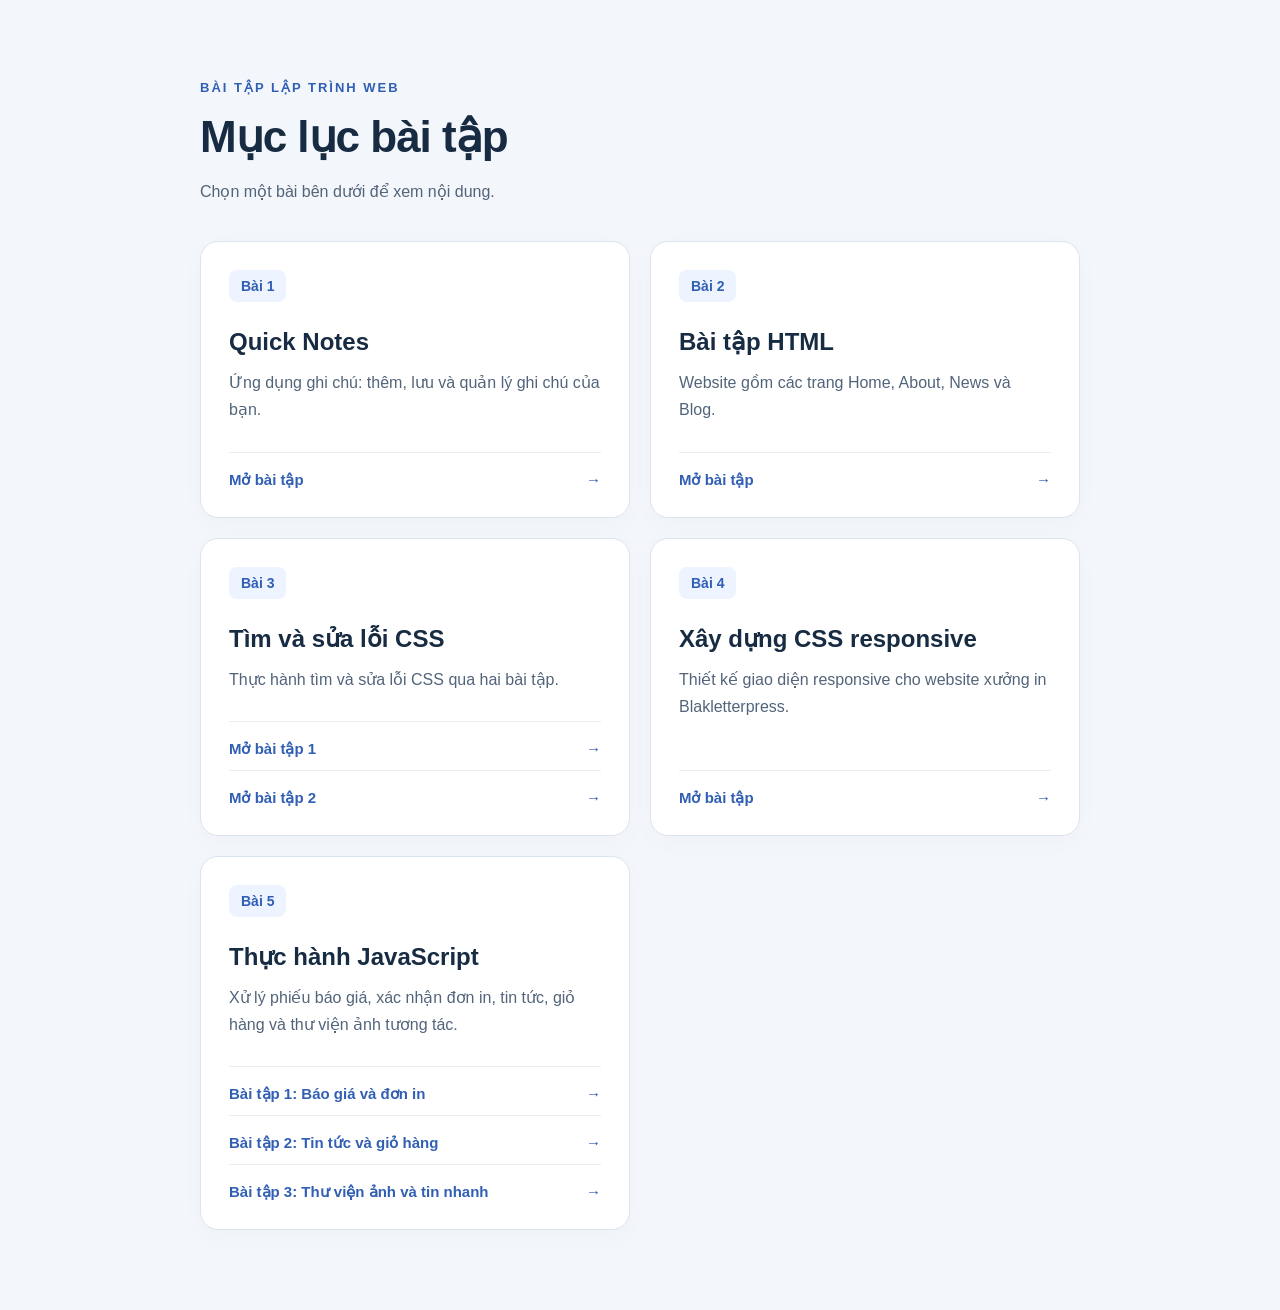
<file: index.html>
<!DOCTYPE html>
<html lang="vi">
<head>
  <meta charset="UTF-8">
  <meta name="viewport" content="width=device-width, initial-scale=1.0">
  <title>Mục lục bài tập Web</title>
  <style>
    :root {
      color-scheme: light;
      font-family: Arial, sans-serif;
      color: #172b42;
      background: #f3f6fa;
    }
    * { box-sizing: border-box; }
    body { margin: 0; }
    main {
      width: min(100% - 40px, 880px);
      margin: 80px auto;
    }
    header { margin-bottom: 36px; }
    .eyebrow {
      margin: 0 0 16px;
      color: #315fb4;
      font-size: 13px;
      font-weight: 700;
      letter-spacing: 2px;
      text-transform: uppercase;
    }
    h1 {
      margin: 0 0 14px;
      font-size: clamp(30px, 5vw, 44px);
      line-height: 1.2;
      letter-spacing: -1px;
    }
    .intro { margin: 0; color: #52647a; line-height: 1.7; }
    .lessons {
      display: grid;
      grid-template-columns: repeat(2, minmax(0, 1fr));
      gap: 20px;
      margin: 0;
      padding: 0;
      list-style: none;
    }
    .lesson {
      display: flex;
      flex-direction: column;
      height: 100%;
      padding: 28px;
      color: inherit;
      text-decoration: none;
      background: #fff;
      border: 1px solid #dce4ef;
      border-radius: 18px;
      box-shadow: 0 6px 24px #172b4206;
      transition: border-color .2s, box-shadow .2s;
    }
    .lesson:hover {
      border-color: #315fb4;
      box-shadow: 0 10px 28px #172b4210;
    }
    .lesson:focus-visible {
      outline: 3px solid #315fb4;
      outline-offset: 5px;
    }
    .lesson-number {
      align-self: flex-start;
      margin-bottom: 24px;
      padding: 8px 12px;
      color: #315fb4;
      background: #edf3ff;
      border-radius: 8px;
      font-size: 14px;
      font-weight: 700;
    }
    h2 { margin: 0 0 12px; font-size: 24px; line-height: 1.3; }
    .description { margin: 0 0 28px; color: #52647a; line-height: 1.7; }
    .open {
      display: flex;
      justify-content: space-between;
      gap: 16px;
      margin-top: auto;
      padding-top: 18px;
      border-top: 1px solid #e8edf4;
      color: #315fb4;
      font-size: 15px;
      font-weight: 700;
    }
    a.open { text-decoration: none; }
    a.open:hover { text-decoration: underline; }
    a.open:focus-visible {
      outline: 3px solid #315fb4;
      outline-offset: 5px;
    }
    .open + .open { margin-top: 12px; }
    @media (max-width: 600px) {
      main { margin: 40px auto; }
      .lessons { grid-template-columns: 1fr; }
      .lesson { padding: 24px; }
    }
    @media (prefers-reduced-motion: reduce) {
      .lesson { transition: none; }
    }
  </style>
</head>
<body>
  <main>
    <header>
      <p class="eyebrow">Bài tập lập trình Web</p>
      <h1>Mục lục bài tập</h1>
      <p class="intro">Chọn một bài bên dưới để xem nội dung.</p>
    </header>
    <nav aria-label="Danh sách bài tập">
      <ol class="lessons">
        <li>
          <a class="lesson" href="./b1/index.html">
            <span class="lesson-number">Bài 1</span>
            <h2>Quick Notes</h2>
            <p class="description">Ứng dụng ghi chú: thêm, lưu và quản lý ghi chú của bạn.</p>
            <span class="open">Mở bài tập <span aria-hidden="true">→</span></span>
          </a>
        </li>
        <li>
          <a class="lesson" href="./baitapHTML/index.html">
            <span class="lesson-number">Bài 2</span>
            <h2>Bài tập HTML</h2>
            <p class="description">Website gồm các trang Home, About, News và Blog.</p>
            <span class="open">Mở bài tập <span aria-hidden="true">→</span></span>
          </a>
        </li>
        <li>
          <div class="lesson">
            <span class="lesson-number">Bài 3</span>
            <h2>Tìm và sửa lỗi CSS</h2>
            <p class="description">Thực hành tìm và sửa lỗi CSS qua hai bài tập.</p>
            <a class="open" href="./b3/Bai-tap-1-Tim-va-sua-loi-CSS/trang.html">Mở bài tập 1 <span aria-hidden="true">→</span></a>
            <a class="open" href="./b3/Bai-tap-2-Tim-va-sua-loi-CSS/trang.html">Mở bài tập 2 <span aria-hidden="true">→</span></a>
          </div>
        </li>
        <li>
          <a class="lesson" href="./b4/trang-goc.html">
            <span class="lesson-number">Bài 4</span>
            <h2>Xây dựng CSS responsive</h2>
            <p class="description">Thiết kế giao diện responsive cho website xưởng in Blakletterpress.</p>
            <span class="open">Mở bài tập <span aria-hidden="true">→</span></span>
          </a>
        </li>
        <li>
          <div class="lesson">
            <span class="lesson-number">Bài 5</span>
            <h2>Thực hành JavaScript</h2>
            <p class="description">Xử lý phiếu báo giá, xác nhận đơn in, tin tức, giỏ hàng và thư viện ảnh tương tác.</p>
            <a class="open" href="./b5/Bai%20tap%201%20-%20JS%20phieu%20bao%20gia%20va%20xac%20nhan%20don%20in/index.html">Bài tập 1: Báo giá và đơn in <span aria-hidden="true">→</span></a>
            <a class="open" href="./b5/Bai%20tap%202%20-%20JS%20tin%20tuc%20va%20gio%20hang/index.html">Bài tập 2: Tin tức và giỏ hàng <span aria-hidden="true">→</span></a>
            <a class="open" href="./b5/Bai%20tap%203%20-%20JS%20thu%20vien%20anh%20va%20tin%20nhanh/index.html">Bài tập 3: Thư viện ảnh và tin nhanh <span aria-hidden="true">→</span></a>
          </div>
        </li>
      </ol>
    </nav>
  </main>
</body>
</html>
</file>
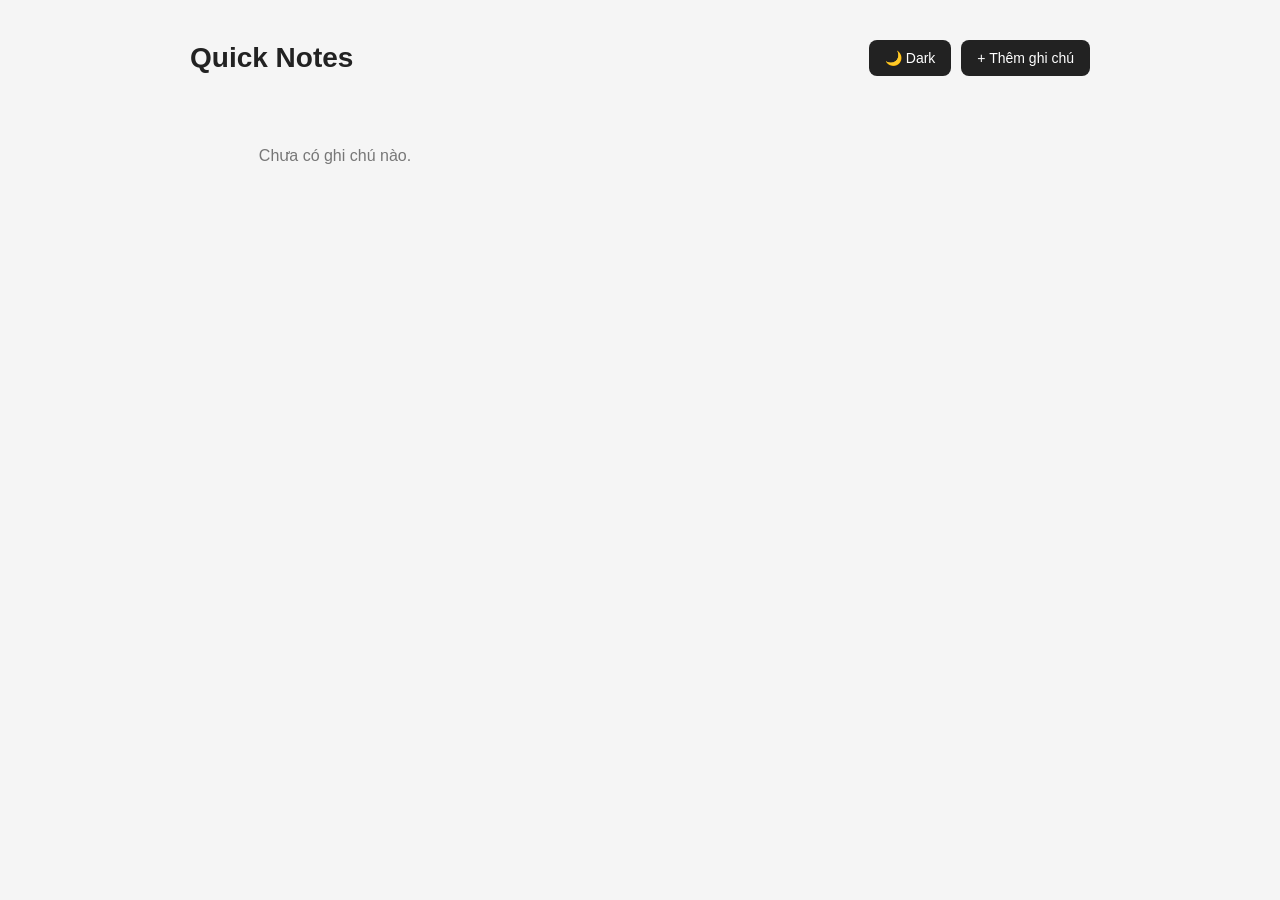
<file: b1/index.html>
<!DOCTYPE html>
<html lang="vi">
<head>
<meta charset="UTF-8">
<meta name="viewport" content="width=device-width, initial-scale=1.0">
<title>Quick Notes</title>
<style>
:root{
  --bg:#f5f5f5; --card:#fff; --text:#222; --muted:#777; --border:#ddd; --btn:#222; --btnText:#fff;
}
body.dark{
  --bg:#181818; --card:#242424; --text:#f5f5f5; --muted:#aaa; --border:#444; --btn:#eee; --btnText:#222;
}
*{box-sizing:border-box}
body{margin:0;font-family:Arial,sans-serif;background:var(--bg);color:var(--text);transition:.25s}
.container{width:90%;max-width:900px;margin:40px auto}
header{display:flex;justify-content:space-between;align-items:center;margin-bottom:30px}
h1{margin:0;font-size:28px}
.header-buttons{display:flex;gap:10px}
button{border:0;cursor:pointer;padding:10px 16px;border-radius:8px;background:var(--btn);color:var(--btnText);font-size:14px}
button:hover{opacity:.85}
.note-form{display:none;background:var(--card);padding:20px;margin-bottom:25px;border-radius:10px;border:1px solid var(--border)}
.note-form.active{display:block}
input,textarea{width:100%;padding:12px;margin-bottom:12px;border-radius:6px;border:1px solid var(--border);background:var(--card);color:var(--text);font-size:15px}
textarea{min-height:120px;resize:vertical}
.notes-container{display:grid;grid-template-columns:repeat(auto-fill,minmax(250px,1fr));gap:15px}
.note-card{background:var(--card);padding:18px;border-radius:10px;border:1px solid var(--border)}
.note-card h3{margin-top:0;margin-bottom:10px}
.note-card p{color:var(--muted);white-space:pre-wrap;word-break:break-word}
.note-date{display:block;font-size:12px;color:var(--muted);margin-top:15px}
.delete-btn{margin-top:15px;background:#d9534f;color:#fff}
.empty-message{text-align:center;color:var(--muted);padding:40px}
@media(max-width:600px){
  header{align-items:flex-start;gap:15px}
  .header-buttons{flex-direction:column}
  .notes-container{grid-template-columns:1fr}
}
</style>
</head>
<body>
<div class="container">
  <header>
    <h1>Quick Notes</h1>
    <div class="header-buttons">
      <button id="themeBtn">🌙 Dark</button>
      <button id="addNoteBtn">+ Thêm ghi chú</button>
    </div>
  </header>

  <div class="note-form" id="noteForm">
    <input type="text" id="noteTitle" placeholder="Tiêu đề...">
    <textarea id="noteContent" placeholder="Nội dung ghi chú..."></textarea>
    <button id="saveNoteBtn">Lưu ghi chú</button>
  </div>

  <div class="notes-container" id="notesContainer"></div>
</div>

<script>
const addNoteBtn=document.getElementById("addNoteBtn");
const noteForm=document.getElementById("noteForm");
const noteTitle=document.getElementById("noteTitle");
const noteContent=document.getElementById("noteContent");
const saveNoteBtn=document.getElementById("saveNoteBtn");
const notesContainer=document.getElementById("notesContainer");
const themeBtn=document.getElementById("themeBtn");

let notes=JSON.parse(localStorage.getItem("notes"))||[];

addNoteBtn.addEventListener("click",()=>{
  noteForm.classList.toggle("active");
  if(noteForm.classList.contains("active")) noteTitle.focus();
});

saveNoteBtn.addEventListener("click",()=>{
  const title=noteTitle.value.trim();
  const content=noteContent.value.trim();
  if(title==="" && content===""){alert("Vui lòng nhập nội dung ghi chú!");return;}

  notes.unshift({
    id:Date.now(),
    title:title||"Không có tiêu đề",
    content,
    createdAt:new Date().toLocaleString("vi-VN")
  });

  saveNotes();
  renderNotes();
  noteTitle.value="";
  noteContent.value="";
  noteForm.classList.remove("active");
});

function saveNotes(){
  localStorage.setItem("notes",JSON.stringify(notes));
}

function escapeHTML(text){
  const div=document.createElement("div");
  div.textContent=text;
  return div.innerHTML;
}

function deleteNote(id){
  if(!confirm("Bạn có chắc muốn xóa ghi chú này?")) return;
  notes=notes.filter(n=>n.id!==id);
  saveNotes();
  renderNotes();
}

function renderNotes(){
  notesContainer.innerHTML="";
  if(notes.length===0){
    notesContainer.innerHTML='<div class="empty-message">Chưa có ghi chú nào.</div>';
    return;
  }

  notes.forEach(note=>{
    const card=document.createElement("div");
    card.className="note-card";
    card.innerHTML=`
      <h3>${escapeHTML(note.title)}</h3>
      <p>${escapeHTML(note.content)}</p>
      <span class="note-date">${note.createdAt}</span>
      <button class="delete-btn" onclick="deleteNote(${note.id})">Xóa</button>
    `;
    notesContainer.appendChild(card);
  });
}

if(localStorage.getItem("theme")==="dark"){
  document.body.classList.add("dark");
  themeBtn.textContent="☀️ Light";
}

themeBtn.addEventListener("click",()=>{
  document.body.classList.toggle("dark");
  const isDark=document.body.classList.contains("dark");
  themeBtn.textContent=isDark?"☀️ Light":"🌙 Dark";
  localStorage.setItem("theme",isDark?"dark":"light");
});

renderNotes();
</script>
</body>
</html>
</file>
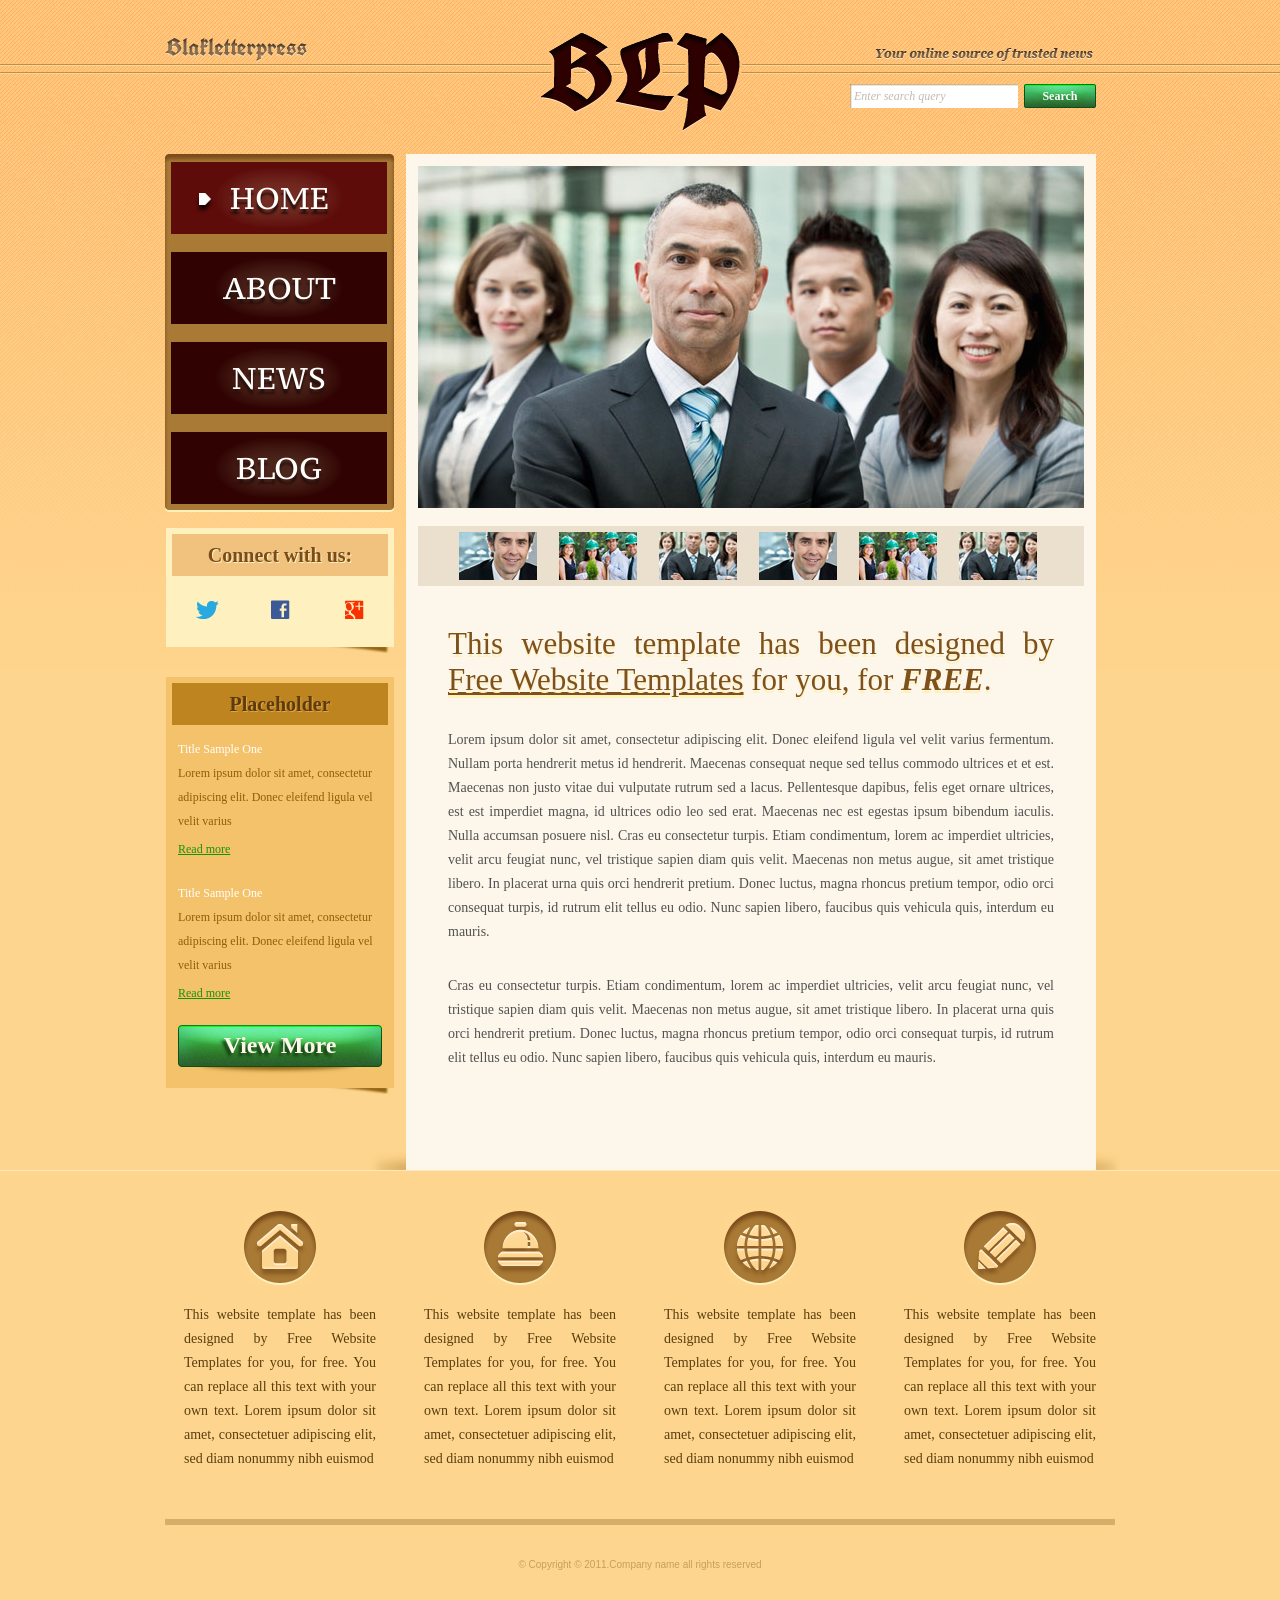
<file: baitapHTML/index.html>
<!DOCTYPE html>
<!-- Website template by freewebsitetemplates.com -->
<html>
<head>
	<meta charset="UTF-8">
	<title>Blakletterpress Website Template</title>
	<link rel="stylesheet" href="css/style.css" type="text/css">
</head>
<body>
	<div id="page">
		<div id="header">
			<div id="motto">
				<a href="index.html" class="sitename"><img src="images/blakletterpress.png" height="24" width="142" alt="SiteName"></a>
				<p>
					<img src="images/header-text.png" height="14" width="218" alt="Text">
				</p>
			</div>
			<div id="logo">
				<a href="index.html"><img src="images/logo.png" alt="LOGO"></a>
			</div>
			<div id="searchbar">
				<form action="#" method="post">
					<input type="text" value="Enter search query" class="txtfield" onBlur="javascript:if(this.value==''){this.value=this.defaultValue;}" onFocus="javascript:if(this.value==this.defaultValue){this.value='';}">
					<input type="submit" value="Search" class="btn">
				</form>
			</div>
		</div>
		<div id="contents">
			<div id="main">
				<div id="gallery">
					<div>
						<img src="images/team-large.jpg" alt="Img">
					</div>
					<ul>
						<li>
							<img src="images/smiling.jpg" alt="Img">
						</li>
						<li>
							<img src="images/ecofriends.jpg" alt="Img">
						</li>
						<li>
							<img src="images/team.jpg" alt="Img">
						</li>
						<li>
							<img src="images/smiling.jpg" alt="Img">
						</li>
						<li>
							<img src="images/ecofriends.jpg" alt="Img">
						</li>
						<li>
							<img src="images/team.jpg" alt="Img">
						</li>
					</ul>
				</div>
				<div class="body">
					<h1>This website template has been designed by <a href="http://www.freewebsitetemplates.com/">Free Website Templates</a> for you, for <em>free</em>.</h1>
					<p>
						Lorem ipsum dolor sit amet, consectetur adipiscing elit. Donec eleifend ligula vel velit varius fermentum. Nullam porta hendrerit metus id hendrerit. Maecenas consequat neque sed tellus commodo ultrices et et est. Maecenas non justo vitae dui vulputate rutrum sed a lacus. Pellentesque dapibus, felis eget ornare ultrices, est est imperdiet magna, id ultrices odio leo sed erat. Maecenas nec est egestas ipsum bibendum iaculis. Nulla accumsan posuere nisl. Cras eu consectetur turpis. Etiam condimentum, lorem ac imperdiet ultricies, velit arcu feugiat nunc, vel tristique sapien diam quis velit. Maecenas non metus augue, sit amet tristique libero. In placerat urna quis orci hendrerit pretium. Donec luctus, magna rhoncus pretium tempor, odio orci consequat turpis, id rutrum elit tellus eu odio. Nunc sapien libero, faucibus quis vehicula quis, interdum eu mauris.
					</p>
					<p>
						Cras eu consectetur turpis. Etiam condimentum, lorem ac imperdiet ultricies, velit arcu feugiat nunc, vel tristique sapien diam quis velit. Maecenas non metus augue, sit amet tristique libero. In placerat urna quis orci hendrerit pretium. Donec luctus, magna rhoncus pretium tempor, odio orci consequat turpis, id rutrum elit tellus eu odio. Nunc sapien libero, faucibus quis vehicula quis, interdum eu mauris.
					</p>
				</div>
			</div>
			<div id="sidebar">
				<div id="navigation">
					<div>
						<ul>
							<li class="selected">
								<a href="index.html">Home</a>
							</li>
							<li>
								<a href="about.html">About</a>
							</li>
							<li>
								<a href="news.html">News</a>
							</li>
							<li>
								<a href="blog.html">Blog</a>
							</li>
						</ul>
					</div>
				</div>
				<div class="section">
					<div id="connect">
						<h2>Connect with us:</h2>
						<a href="http://freewebsitetemplates.com/go/twitter/" target="_blank" class="twitter"></a> <a href="http://freewebsitetemplates.com/go/facebook/" target="_blank" class="facebook"></a> <a href="http://freewebsitetemplates.com/go/googleplus/" target="_blank" class="googleplus"></a>
					</div>
				</div>
				<div class="section">
					<div id="posts">
						<h2>Placeholder</h2>
						<ul>
							<li>
								<h5>Title Sample One</h5>
								<p>
									Lorem ipsum dolor sit amet, consectetur adipiscing elit. Donec eleifend ligula vel velit varius
								</p>
								<a href="news.html" class="more">Read more</a>
							</li>
							<li>
								<h5>Title Sample One</h5>
								<p>
									Lorem ipsum dolor sit amet, consectetur adipiscing elit. Donec eleifend ligula vel velit varius
								</p>
								<a href="news.html" class="more">Read more</a>
							</li>
						</ul>
						<a href="news.html" class="btn2">View More</a>
					</div>
				</div>
			</div>
		</div>
		<div id="footer">
			<div>
				<ul id="featured">
					<li>
						<a href="index.html" class="home"></a>
						<p>
							This website template has been designed by Free Website Templates for you, for free. You can replace all this text with your own text. Lorem ipsum dolor sit amet, consectetuer adipiscing elit, sed diam nonummy nibh euismod
						</p>
					</li>
					<li>
						<a href="index.html" class="bell"></a>
						<p>
							This website template has been designed by Free Website Templates for you, for free. You can replace all this text with your own text. Lorem ipsum dolor sit amet, consectetuer adipiscing elit, sed diam nonummy nibh euismod
						</p>
					</li>
					<li>
						<a href="index.html" class="globe"></a>
						<p>
							This website template has been designed by Free Website Templates for you, for free. You can replace all this text with your own text. Lorem ipsum dolor sit amet, consectetuer adipiscing elit, sed diam nonummy nibh euismod
						</p>
					</li>
					<li>
						<a href="index.html" class="pencil"></a>
						<p>
							This website template has been designed by Free Website Templates for you, for free. You can replace all this text with your own text. Lorem ipsum dolor sit amet, consectetuer adipiscing elit, sed diam nonummy nibh euismod
						</p>
					</li>
				</ul>
				<p id="footnote">
					© Copyright © 2011.Company name all rights reserved
				</p>
			</div>
		</div>
	</div>
</body>
</html>
</file>
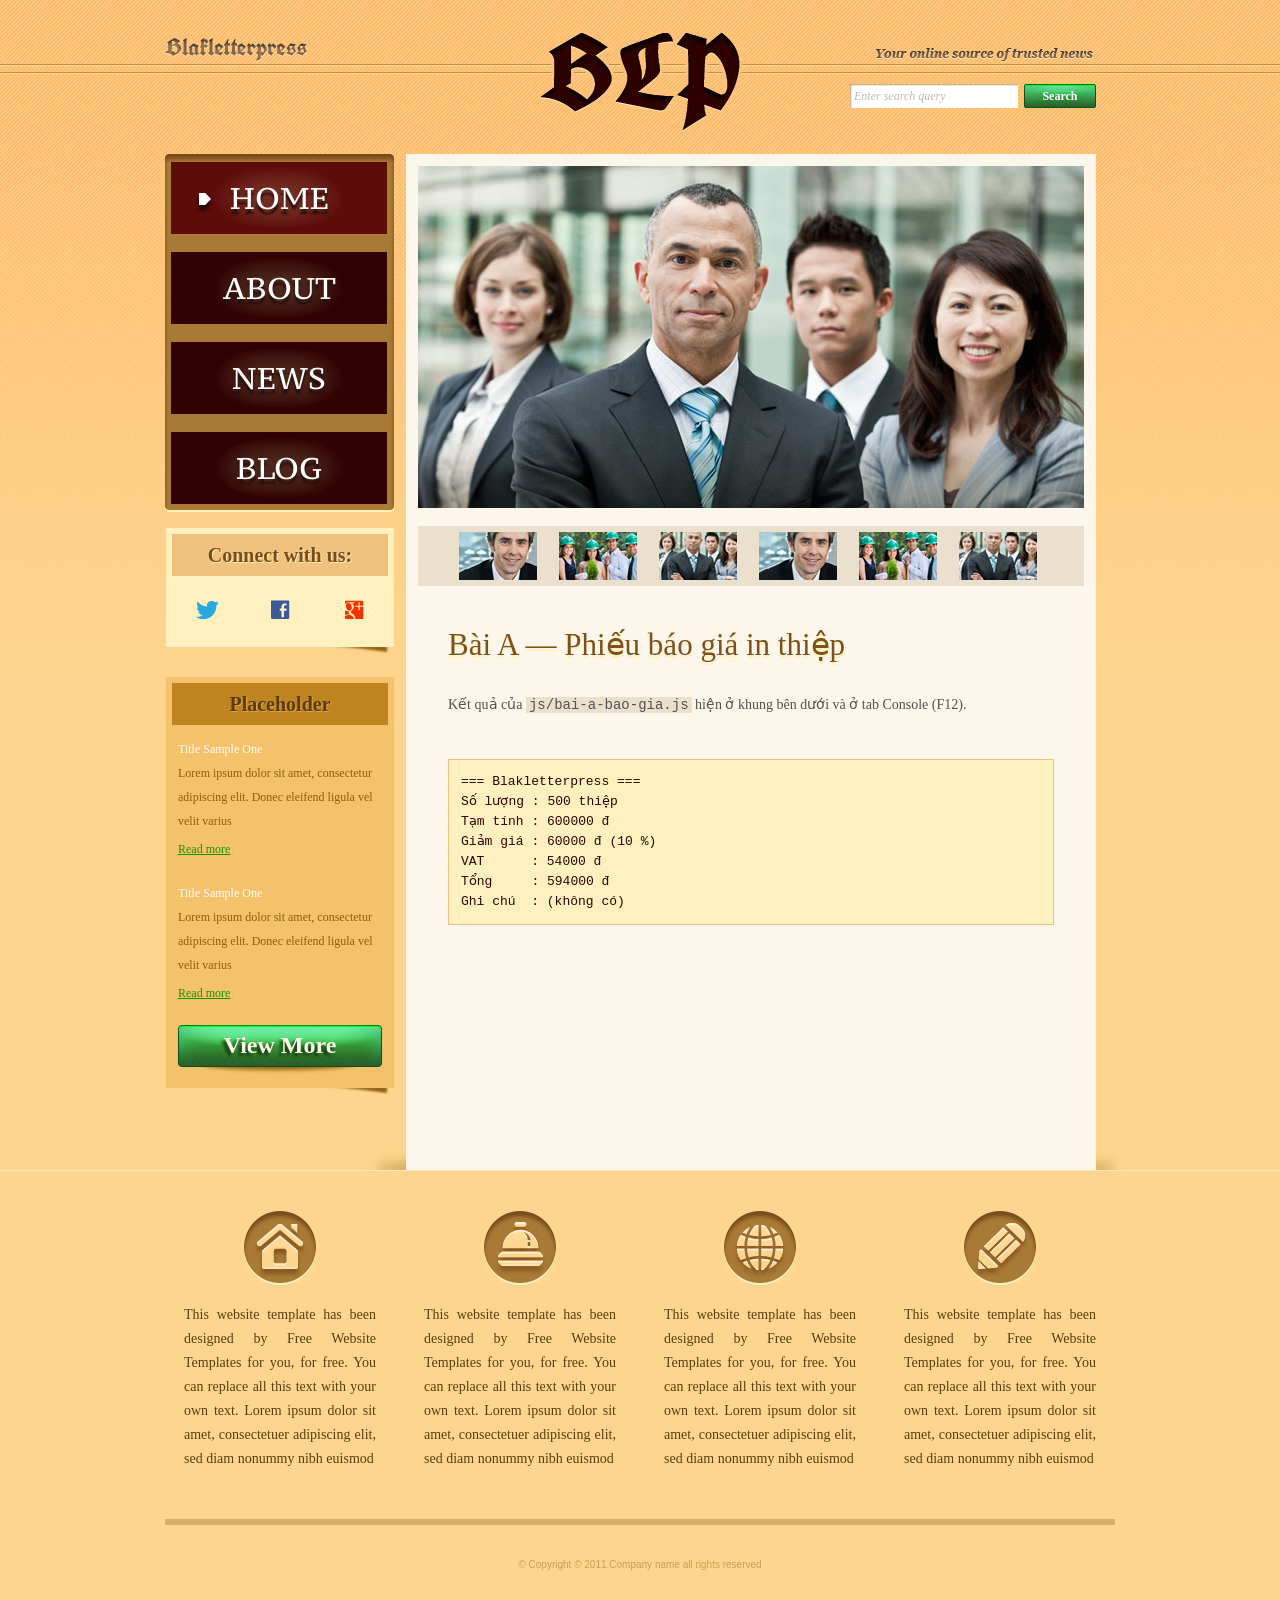
<file: b5/Bai tap 1 - JS phieu bao gia va xac nhan don in/index.html>
<!DOCTYPE html>
<!-- Website template by freewebsitetemplates.com -->
<html>
<head>
	<meta charset="UTF-8">
	<title>Bài A – Phiếu báo giá | Blakletterpress</title>
	<link rel="stylesheet" href="css/style.css" type="text/css">
	<link rel="stylesheet" href="css/bai-js.css" type="text/css">
</head>
<body>
	<div id="page">
		<div id="header">
			<div id="motto">
				<a href="index.html" class="sitename"><img src="images/blakletterpress.png" height="24" width="142" alt="SiteName"></a>
				<p>
					<img src="images/header-text.png" height="14" width="218" alt="Text">
				</p>
			</div>
			<div id="logo">
				<a href="index.html"><img src="images/logo.png" alt="LOGO"></a>
			</div>
			<div id="searchbar">
				<form action="#" method="post">
					<input type="text" value="Enter search query" class="txtfield" onBlur="javascript:if(this.value==''){this.value=this.defaultValue;}" onFocus="javascript:if(this.value==this.defaultValue){this.value='';}">
					<input type="submit" value="Search" class="btn">
				</form>
			</div>
		</div>
		<div id="contents">
			<div id="main">
				<div id="gallery">
					<div>
						<img src="images/team-large.jpg" alt="Img">
					</div>
					<ul>
						<li>
							<img src="images/smiling.jpg" alt="Img">
						</li>
						<li>
							<img src="images/ecofriends.jpg" alt="Img">
						</li>
						<li>
							<img src="images/team.jpg" alt="Img">
						</li>
						<li>
							<img src="images/smiling.jpg" alt="Img">
						</li>
						<li>
							<img src="images/ecofriends.jpg" alt="Img">
						</li>
						<li>
							<img src="images/team.jpg" alt="Img">
						</li>
					</ul>
				</div>
				<div class="body">
					<h1>Bài A — Phiếu báo giá in thiệp</h1>
					<p>
						Kết quả của <code>js/bai-a-bao-gia.js</code> hiện ở khung bên dưới và ở tab Console (F12).
					</p>
					<pre id="ket-qua"></pre>
				</div>
			</div>
			<div id="sidebar">
				<div id="navigation">
					<div>
						<ul>
							<li class="selected">
								<a href="index.html">Home</a>
							</li>
							<li>
								<a href="about.html">About</a>
							</li>
							<li>
								<a href="news.html">News</a>
							</li>
							<li>
								<a href="blog.html">Blog</a>
							</li>
						</ul>
					</div>
				</div>
				<div class="section">
					<div id="connect">
						<h2>Connect with us:</h2>
						<a href="http://freewebsitetemplates.com/go/twitter/" target="_blank" class="twitter"></a> <a href="http://freewebsitetemplates.com/go/facebook/" target="_blank" class="facebook"></a> <a href="http://freewebsitetemplates.com/go/googleplus/" target="_blank" class="googleplus"></a>
					</div>
				</div>
				<div class="section">
					<div id="posts">
						<h2>Placeholder</h2>
						<ul>
							<li>
								<h5>Title Sample One</h5>
								<p>
									Lorem ipsum dolor sit amet, consectetur adipiscing elit. Donec eleifend ligula vel velit varius
								</p>
								<a href="news.html" class="more">Read more</a>
							</li>
							<li>
								<h5>Title Sample One</h5>
								<p>
									Lorem ipsum dolor sit amet, consectetur adipiscing elit. Donec eleifend ligula vel velit varius
								</p>
								<a href="news.html" class="more">Read more</a>
							</li>
						</ul>
						<a href="news.html" class="btn2">View More</a>
					</div>
				</div>
			</div>
		</div>
		<div id="footer">
			<div>
				<ul id="featured">
					<li>
						<a href="index.html" class="home"></a>
						<p>
							This website template has been designed by Free Website Templates for you, for free. You can replace all this text with your own text. Lorem ipsum dolor sit amet, consectetuer adipiscing elit, sed diam nonummy nibh euismod
						</p>
					</li>
					<li>
						<a href="index.html" class="bell"></a>
						<p>
							This website template has been designed by Free Website Templates for you, for free. You can replace all this text with your own text. Lorem ipsum dolor sit amet, consectetuer adipiscing elit, sed diam nonummy nibh euismod
						</p>
					</li>
					<li>
						<a href="index.html" class="globe"></a>
						<p>
							This website template has been designed by Free Website Templates for you, for free. You can replace all this text with your own text. Lorem ipsum dolor sit amet, consectetuer adipiscing elit, sed diam nonummy nibh euismod
						</p>
					</li>
					<li>
						<a href="index.html" class="pencil"></a>
						<p>
							This website template has been designed by Free Website Templates for you, for free. You can replace all this text with your own text. Lorem ipsum dolor sit amet, consectetuer adipiscing elit, sed diam nonummy nibh euismod
						</p>
					</li>
				</ul>
				<p id="footnote">
					© Copyright © 2011.Company name all rights reserved
				</p>
			</div>
		</div>
	</div>
	<script src="js/ho-tro.js"></script>
	<script src="js/bai-a-bao-gia.js"></script>
</body>
</html>
</file>
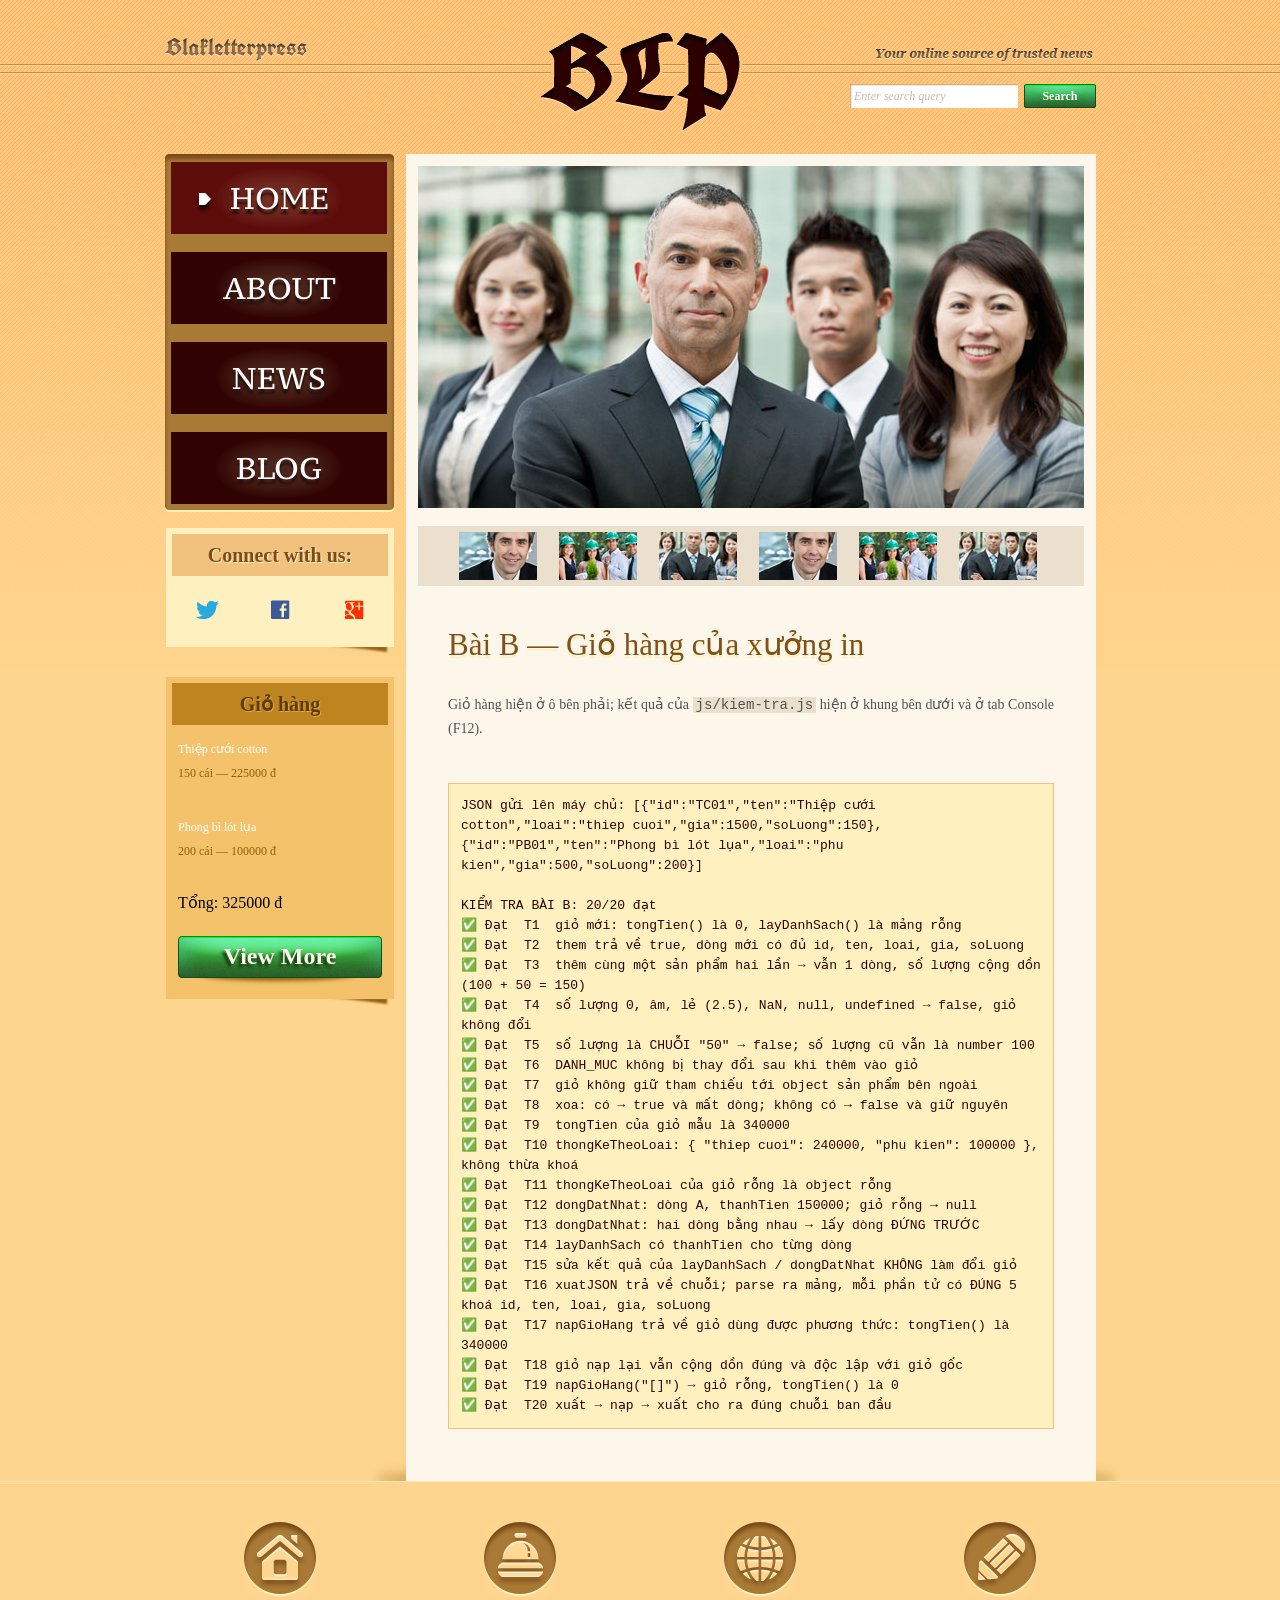
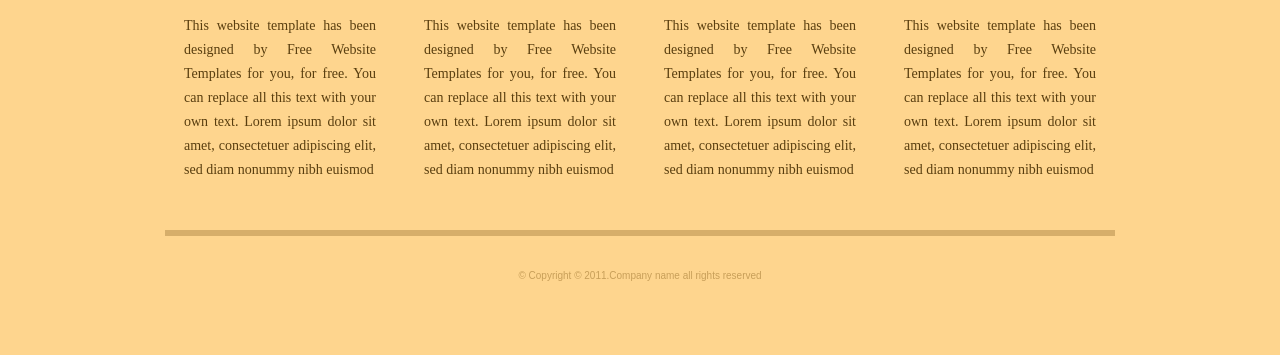
<file: b5/Bai tap 2 - JS tin tuc va gio hang/index.html>
<!DOCTYPE html>
<!-- Website template by freewebsitetemplates.com -->
<html>
<head>
	<meta charset="UTF-8">
	<title>Bài B – Giỏ hàng | Blakletterpress</title>
	<link rel="stylesheet" href="css/style.css" type="text/css">
	<link rel="stylesheet" href="css/bai-js.css" type="text/css">
</head>
<body>
	<div id="page">
		<div id="header">
			<div id="motto">
				<a href="index.html" class="sitename"><img src="images/blakletterpress.png" height="24" width="142" alt="SiteName"></a>
				<p>
					<img src="images/header-text.png" height="14" width="218" alt="Text">
				</p>
			</div>
			<div id="logo">
				<a href="index.html"><img src="images/logo.png" alt="LOGO"></a>
			</div>
			<div id="searchbar">
				<form action="#" method="post">
					<input type="text" value="Enter search query" class="txtfield" onBlur="javascript:if(this.value==''){this.value=this.defaultValue;}" onFocus="javascript:if(this.value==this.defaultValue){this.value='';}">
					<input type="submit" value="Search" class="btn">
				</form>
			</div>
		</div>
		<div id="contents">
			<div id="main">
				<div id="gallery">
					<div>
						<img src="images/team-large.jpg" alt="Img">
					</div>
					<ul>
						<li>
							<img src="images/smiling.jpg" alt="Img">
						</li>
						<li>
							<img src="images/ecofriends.jpg" alt="Img">
						</li>
						<li>
							<img src="images/team.jpg" alt="Img">
						</li>
						<li>
							<img src="images/smiling.jpg" alt="Img">
						</li>
						<li>
							<img src="images/ecofriends.jpg" alt="Img">
						</li>
						<li>
							<img src="images/team.jpg" alt="Img">
						</li>
					</ul>
				</div>
				<div class="body">
					<h1>Bài B — Giỏ hàng của xưởng in</h1>
					<p>
						Giỏ hàng hiện ở ô bên phải; kết quả của <code>js/kiem-tra.js</code> hiện ở khung bên dưới và ở tab Console (F12).
					</p>
					<pre id="ket-qua"></pre>
				</div>
			</div>
			<div id="sidebar">
				<div id="navigation">
					<div>
						<ul>
							<li class="selected">
								<a href="index.html">Home</a>
							</li>
							<li>
								<a href="about.html">About</a>
							</li>
							<li>
								<a href="news.html">News</a>
							</li>
							<li>
								<a href="blog.html">Blog</a>
							</li>
						</ul>
					</div>
				</div>
				<div class="section">
					<div id="connect">
						<h2>Connect with us:</h2>
						<a href="http://freewebsitetemplates.com/go/twitter/" target="_blank" class="twitter"></a> <a href="http://freewebsitetemplates.com/go/facebook/" target="_blank" class="facebook"></a> <a href="http://freewebsitetemplates.com/go/googleplus/" target="_blank" class="googleplus"></a>
					</div>
				</div>
				<div class="section">
					<div id="posts">
						<h2>Giỏ hàng</h2>
						<ul id="gio-hang">
							<li>
								<h5>Title Sample One</h5>
								<p>
									Lorem ipsum dolor sit amet, consectetur adipiscing elit. Donec eleifend ligula vel velit varius
								</p>
								<a href="news.html" class="more">Read more</a>
							</li>
							<li>
								<h5>Title Sample One</h5>
								<p>
									Lorem ipsum dolor sit amet, consectetur adipiscing elit. Donec eleifend ligula vel velit varius
								</p>
								<a href="news.html" class="more">Read more</a>
							</li>
						</ul>
						<a href="news.html" class="btn2">View More</a>
					</div>
				</div>
			</div>
		</div>
		<div id="footer">
			<div>
				<ul id="featured">
					<li>
						<a href="index.html" class="home"></a>
						<p>
							This website template has been designed by Free Website Templates for you, for free. You can replace all this text with your own text. Lorem ipsum dolor sit amet, consectetuer adipiscing elit, sed diam nonummy nibh euismod
						</p>
					</li>
					<li>
						<a href="index.html" class="bell"></a>
						<p>
							This website template has been designed by Free Website Templates for you, for free. You can replace all this text with your own text. Lorem ipsum dolor sit amet, consectetuer adipiscing elit, sed diam nonummy nibh euismod
						</p>
					</li>
					<li>
						<a href="index.html" class="globe"></a>
						<p>
							This website template has been designed by Free Website Templates for you, for free. You can replace all this text with your own text. Lorem ipsum dolor sit amet, consectetuer adipiscing elit, sed diam nonummy nibh euismod
						</p>
					</li>
					<li>
						<a href="index.html" class="pencil"></a>
						<p>
							This website template has been designed by Free Website Templates for you, for free. You can replace all this text with your own text. Lorem ipsum dolor sit amet, consectetuer adipiscing elit, sed diam nonummy nibh euismod
						</p>
					</li>
				</ul>
				<p id="footnote">
					© Copyright © 2011.Company name all rights reserved
				</p>
			</div>
		</div>
	</div>
	<script src="js/ho-tro.js"></script>
	<script src="js/bai-b-gio-hang.js"></script>
	<script src="js/kiem-tra.js"></script>
</body>
</html>
</file>
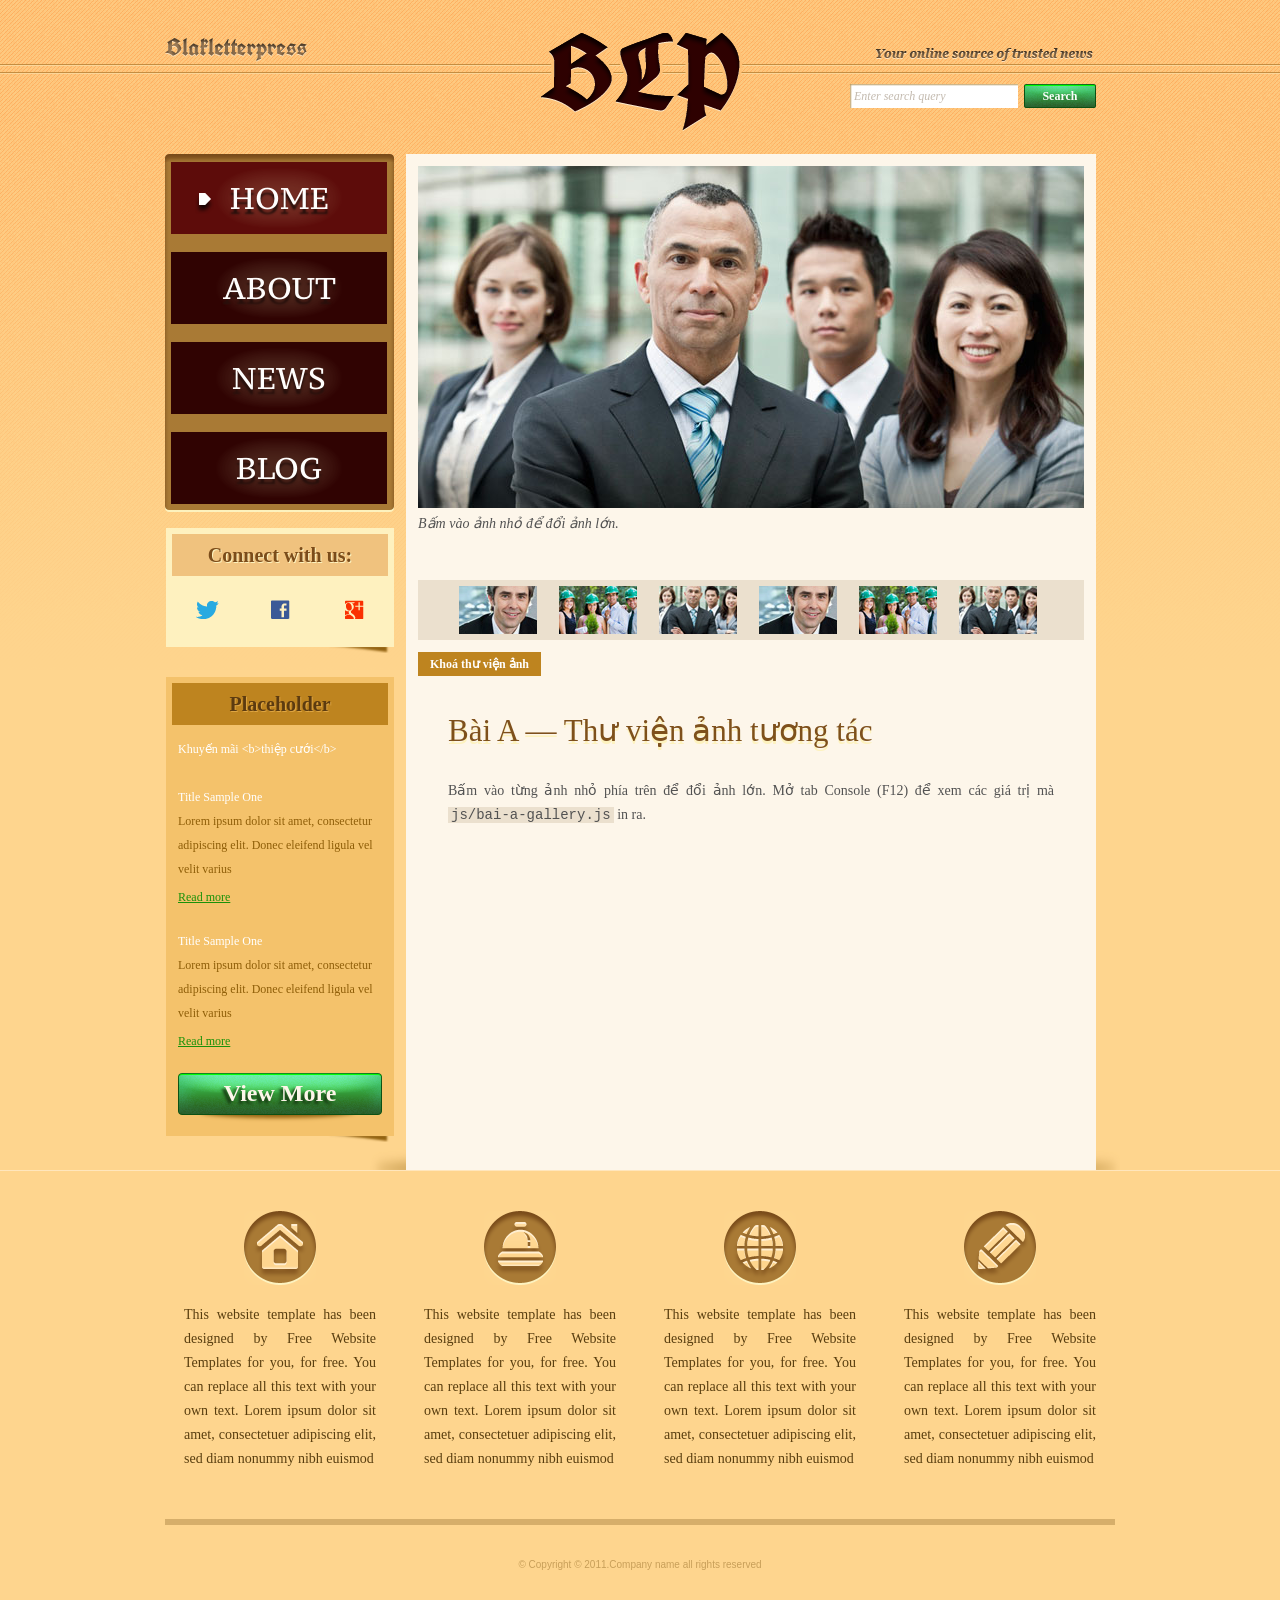
<file: b5/Bai tap 3 - JS thu vien anh va tin nhanh/index.html>
<!DOCTYPE html>
<!-- Website template by freewebsitetemplates.com -->
<html>
<head>
	<meta charset="UTF-8">
	<title>Bài A – Thư viện ảnh | Blakletterpress</title>
	<link rel="stylesheet" href="css/style.css" type="text/css">
	<link rel="stylesheet" href="css/bai-js.css" type="text/css">
</head>
<body>
	<div id="page">
		<div id="header">
			<div id="motto">
				<a href="index.html" class="sitename"><img src="images/blakletterpress.png" height="24" width="142" alt="SiteName"></a>
				<p>
					<img src="images/header-text.png" height="14" width="218" alt="Text">
				</p>
			</div>
			<div id="logo">
				<a href="index.html"><img src="images/logo.png" alt="LOGO"></a>
			</div>
			<div id="searchbar">
				<form action="#" method="post">
					<input type="text" id="o-tim-kiem" value="Enter search query" class="txtfield">
					<input type="submit" value="Search" class="btn">
				</form>
			</div>
		</div>
		<div id="contents">
			<div id="main">
				<div id="gallery">
					<div>
						<img src="images/team-large.jpg" alt="Img">
					</div>
					<ul>
						<li>
							<img src="images/smiling.jpg" alt="meeting">
						</li>
						<li>
							<img src="images/ecofriends.jpg" alt="team-large">
						</li>
						<li>
							<img src="images/team.jpg" alt="team-large">
						</li>
						<li>
							<img src="images/smiling.jpg" alt="meeting">
						</li>
						<li>
							<img src="images/ecofriends.jpg" alt="team-large">
						</li>
						<li>
							<img src="images/team.jpg" alt="team-large">
						</li>
					</ul>
					<button type="button" id="nut-khoa">Khoá thư viện ảnh</button>
				</div>
				<div class="body">
					<h1>Bài A — Thư viện ảnh tương tác</h1>
					<p>
						Bấm vào từng ảnh nhỏ phía trên để đổi ảnh lớn. Mở tab Console (F12) để xem các giá trị mà <code>js/bai-a-gallery.js</code> in ra.
					</p>
				</div>
			</div>
			<div id="sidebar">
				<div id="navigation">
					<div>
						<ul>
							<li class="selected">
								<a href="index.html">Home</a>
							</li>
							<li>
								<a href="about.html">About</a>
							</li>
							<li>
								<a href="news.html">News</a>
							</li>
							<li>
								<a href="blog.html">Blog</a>
							</li>
						</ul>
					</div>
				</div>
				<div class="section">
					<div id="connect">
						<h2>Connect with us:</h2>
						<a href="http://freewebsitetemplates.com/go/twitter/" target="_blank" class="twitter"></a> <a href="http://freewebsitetemplates.com/go/facebook/" target="_blank" class="facebook"></a> <a href="http://freewebsitetemplates.com/go/googleplus/" target="_blank" class="googleplus"></a>
					</div>
				</div>
				<div class="section">
					<div id="posts">
						<h2>Placeholder</h2>
						<ul>
							<li>
								<h5>Title Sample One</h5>
								<p>
									Lorem ipsum dolor sit amet, consectetur adipiscing elit. Donec eleifend ligula vel velit varius
								</p>
								<a href="news.html" class="more">Read more</a>
							</li>
							<li>
								<h5>Title Sample One</h5>
								<p>
									Lorem ipsum dolor sit amet, consectetur adipiscing elit. Donec eleifend ligula vel velit varius
								</p>
								<a href="news.html" class="more">Read more</a>
							</li>
						</ul>
						<a href="news.html" class="btn2">View More</a>
					</div>
				</div>
			</div>
		</div>
		<div id="footer">
			<div>
				<ul id="featured">
					<li>
						<a href="index.html" class="home"></a>
						<p>
							This website template has been designed by Free Website Templates for you, for free. You can replace all this text with your own text. Lorem ipsum dolor sit amet, consectetuer adipiscing elit, sed diam nonummy nibh euismod
						</p>
					</li>
					<li>
						<a href="index.html" class="bell"></a>
						<p>
							This website template has been designed by Free Website Templates for you, for free. You can replace all this text with your own text. Lorem ipsum dolor sit amet, consectetuer adipiscing elit, sed diam nonummy nibh euismod
						</p>
					</li>
					<li>
						<a href="index.html" class="globe"></a>
						<p>
							This website template has been designed by Free Website Templates for you, for free. You can replace all this text with your own text. Lorem ipsum dolor sit amet, consectetuer adipiscing elit, sed diam nonummy nibh euismod
						</p>
					</li>
					<li>
						<a href="index.html" class="pencil"></a>
						<p>
							This website template has been designed by Free Website Templates for you, for free. You can replace all this text with your own text. Lorem ipsum dolor sit amet, consectetuer adipiscing elit, sed diam nonummy nibh euismod
						</p>
					</li>
				</ul>
				<p id="footnote">
					© Copyright © 2011.Company name all rights reserved
				</p>
			</div>
		</div>
	</div>
	<script src="js/bai-a-gallery.js"></script>
</body>
</html>
</file>
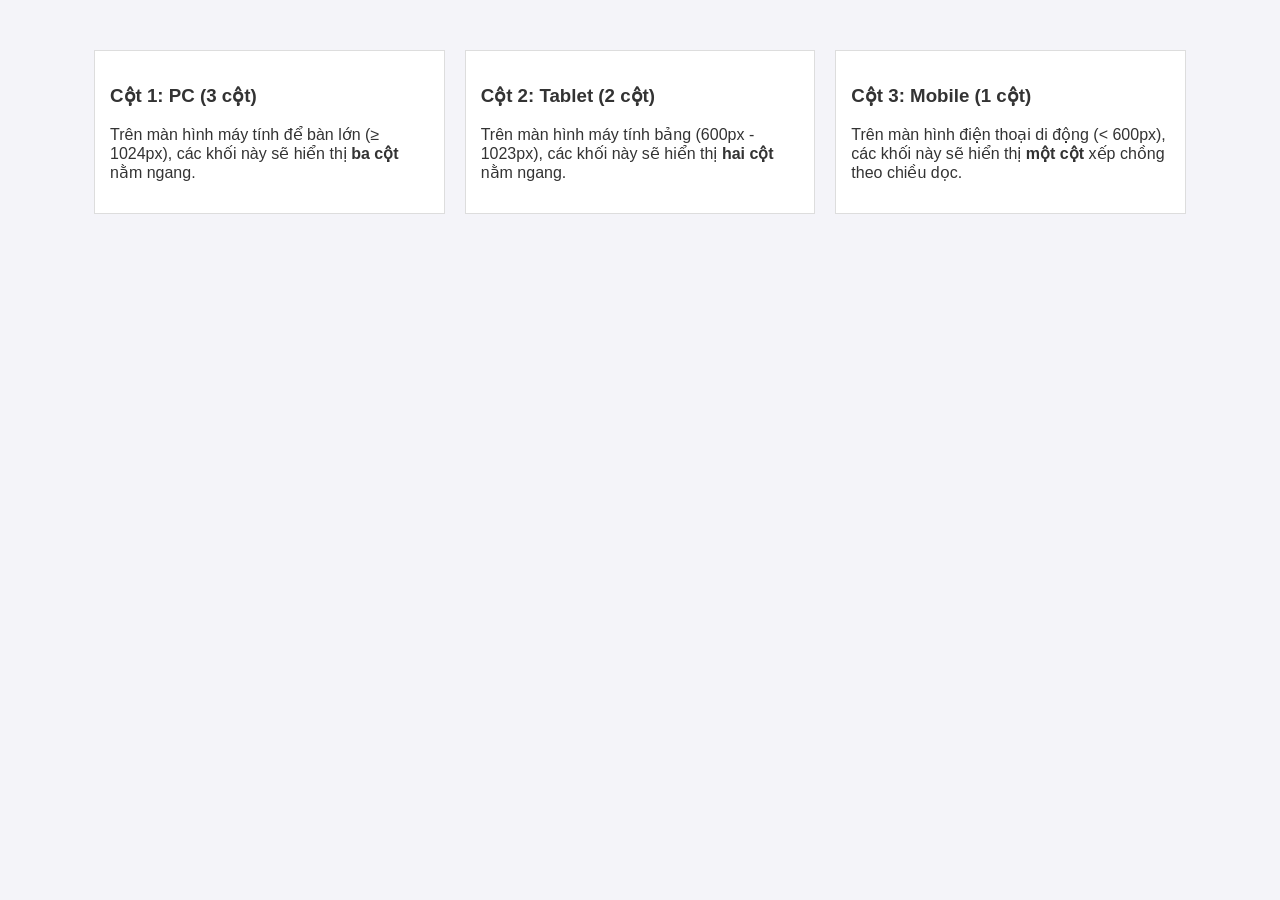
<file: b4/responsive-Bai tap 3.html>
<!DOCTYPE html>
<html lang="vi">
<head>
    <meta charset="UTF-8">
    <meta name="viewport" content="width=device-width, initial-scale=1.0">

    <title>Responsive Web Design Demo</title>

    <style>
        /* =========================
           1. Base Styles
           ========================= */

        * {
            box-sizing: border-box;
        }

        body {
            margin: 0;
            font-family: Arial, sans-serif;
            background-color: #f4f4f9;
            color: #333;
        }

        .container {
            width: 90%;
            margin: 0 auto;
            padding: 20px;
        }

        .content {
            display: flex;
            flex-wrap: wrap;
            margin-top: 20px;
        }

        .column {
            padding: 15px;
            background-color: white;
            border: 1px solid #ddd;
            margin: 10px;
        }

        /* =========================
           2. PC: >= 1024px
           Hiển thị 3 cột
           ========================= */

        .column {
            flex: 1 1 calc(33.333% - 20px);
        }

        /* =========================
           3. Tablet: 600px - 1023px
           Hiển thị 2 cột
           ========================= */

        @media (max-width: 1023px) {
            .column {
                flex: 1 1 calc(50% - 20px);
            }
        }

        /* =========================
           4. Mobile: < 600px
           Hiển thị 1 cột
           ========================= */

        @media (max-width: 599px) {
            .container {
                width: 100%;
                padding: 10px;
            }

            .column {
                flex: 1 1 100%;
            }
        }
    </style>
</head>

<body>

    <div class="container">

        <div class="content">

            <div class="column">
                <h3>Cột 1: PC (3 cột)</h3>

                <p>
                    Trên màn hình máy tính để bàn lớn
                    (≥ 1024px), các khối này sẽ hiển thị
                    <strong>ba cột</strong> nằm ngang.
                </p>
            </div>

            <div class="column">
                <h3>Cột 2: Tablet (2 cột)</h3>

                <p>
                    Trên màn hình máy tính bảng
                    (600px - 1023px), các khối này sẽ hiển thị
                    <strong>hai cột</strong> nằm ngang.
                </p>
            </div>

            <div class="column">
                <h3>Cột 3: Mobile (1 cột)</h3>

                <p>
                    Trên màn hình điện thoại di động
                    (&lt; 600px), các khối này sẽ hiển thị
                    <strong>một cột</strong> xếp chồng theo chiều dọc.
                </p>
            </div>

        </div>

    </div>

</body>
</html>
</file>
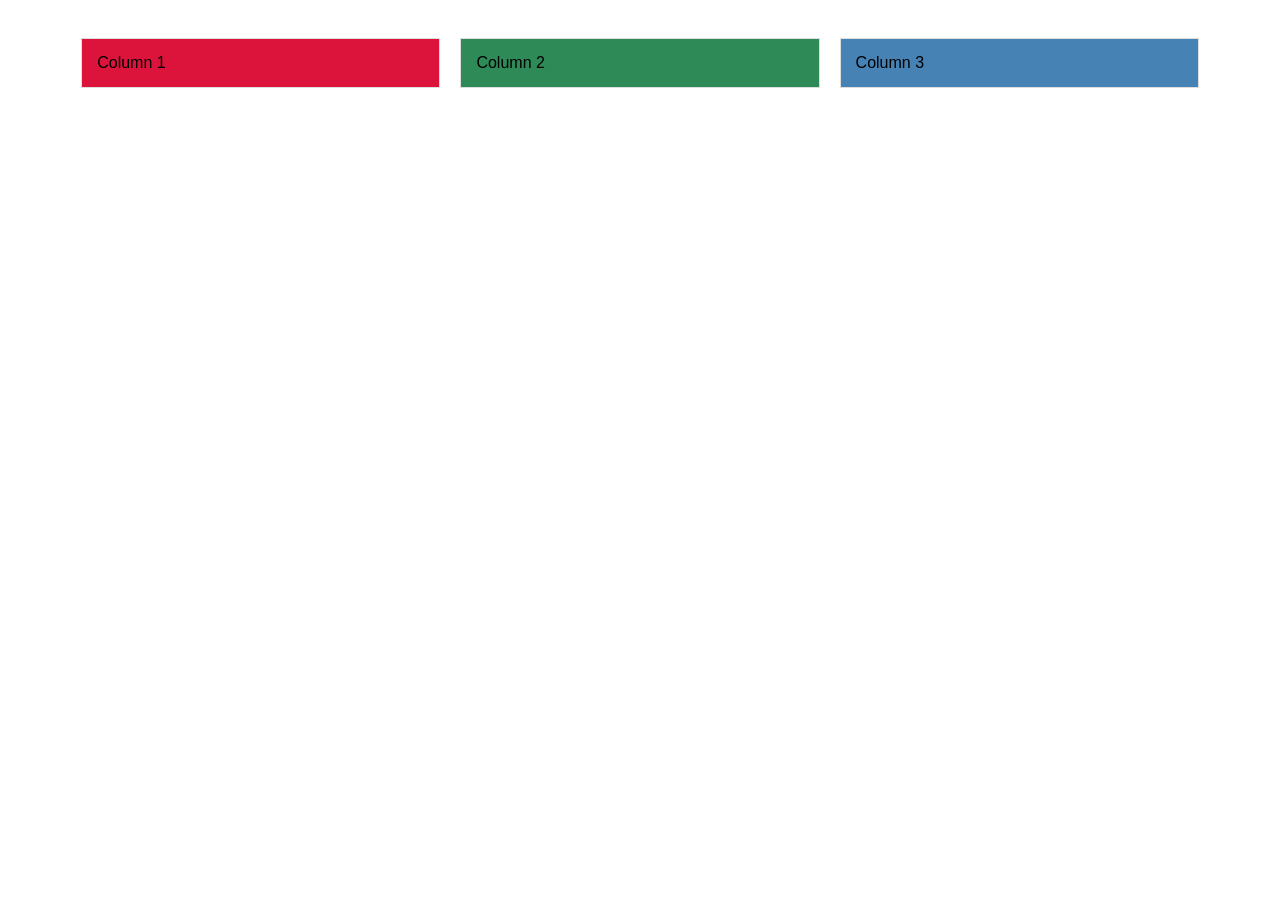
<file: b4/responsive-ex2.html>
<!DOCTYPE html>
<html lang="vi">
<head>
    <meta charset="UTF-8">
    <!-- <meta name="viewport" content="width=device-width, initial-scale=1.0"> -->
    <title>Responsive Web Design Demo</title>
    <style>
        .container {
            font-family: sans-serif;
            margin: 0 auto; /* Căn giữa */
            padding: 20px;
            width: 90%;
        }

        .content {
            display: flex;
            flex-wrap: wrap; /* Cho phép các cột xuống dòng khi không đủ chỗ */
        }

        .col1 { background: crimson; }
        .col2 { background: seagreen; }
        .col3 { background: steelblue; }

        .column {
            flex: 1; /* Mỗi cột chiếm một phần bằng nhau */
            padding: 15px;
            border: 1px solid #ddd;
            margin: 10px;
            box-sizing: border-box; /* Đảm bảo padding không làm tăng kích thước cột */

        }

        /* 2. Media Queries (Thiết kế cho các kích thước màn hình cụ thể) */

        /* Cho màn hình lớn (Máy tính để bàn - ví dụ: rộng hơn 1024px) */
        @media (min-width: 993px) {
            .column {
                min-width: 300px;
            }
        }

        /* Cho màn hình trung bình (Máy tính bảng - ví dụ: từ 600px đến 1023px) */
        @media (min-width: 577px) and (max-width: 992px) {
            .column {
                flex: 0 0 45%; /* Chiếm khoảng 45% chiều rộng, tạo 2 cột */
                margin: 10px;
            }
        }

        /* Cho màn hình nhỏ (Điện thoại - ví dụ: nhỏ hơn 768px) */
        @media (max-width: 576px) {
            .column {
                flex: 0 0 90%; /* Chiếm toàn bộ chiều rộng, tạo 1 cột xếp chồng */
                margin: 10px;
            }
        }
    </style>
</head>
<body>
    <div class="container">
        <div class="content">
            <div class="column col1">Column 1</div>
            <div class="column col2">Column 2</div>
            <div class="column col3">Column 3</div>
        </div>
  </div>
</body>
</html>
</file>
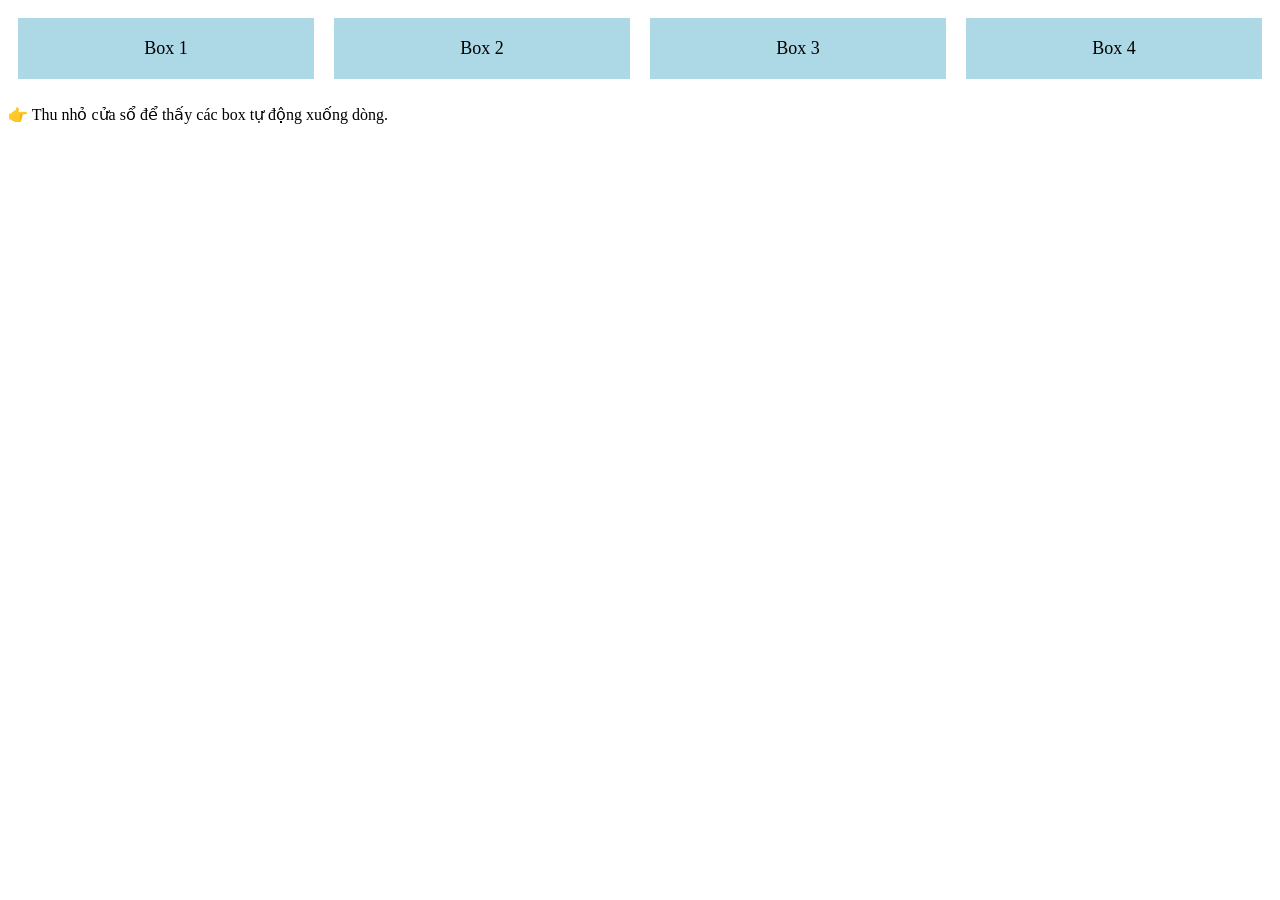
<file: b4/responsive-flexbox.html>
<!DOCTYPE html>
<html lang="en">
<head>
  <meta charset="UTF-8">
  <meta name="viewport" content="width=device-width, initial-scale=1.0">
  <title>Flexbox Demo</title>
  <style>
    .container {
      display: flex;
      flex-wrap: wrap;              /* Cho phép xuống dòng khi thiếu chỗ */
      justify-content: space-between; /* Căn đều ngang, có khoảng cách */
    }
    .box {
      flex: 1 0 200px;  /* Grow, shrink, base width */
      margin: 10px;
      background-color: lightblue;
      text-align: center;
      padding: 20px;
      font-size: 18px;
    }
  </style>
</head>
<body>
  <div class="container">
    <div class="box">Box 1</div>
    <div class="box">Box 2</div>
    <div class="box">Box 3</div>
    <div class="box">Box 4</div>
  </div>
  <p>👉 Thu nhỏ cửa sổ để thấy các box tự động xuống dòng.</p>
</body>
</html>
</file>
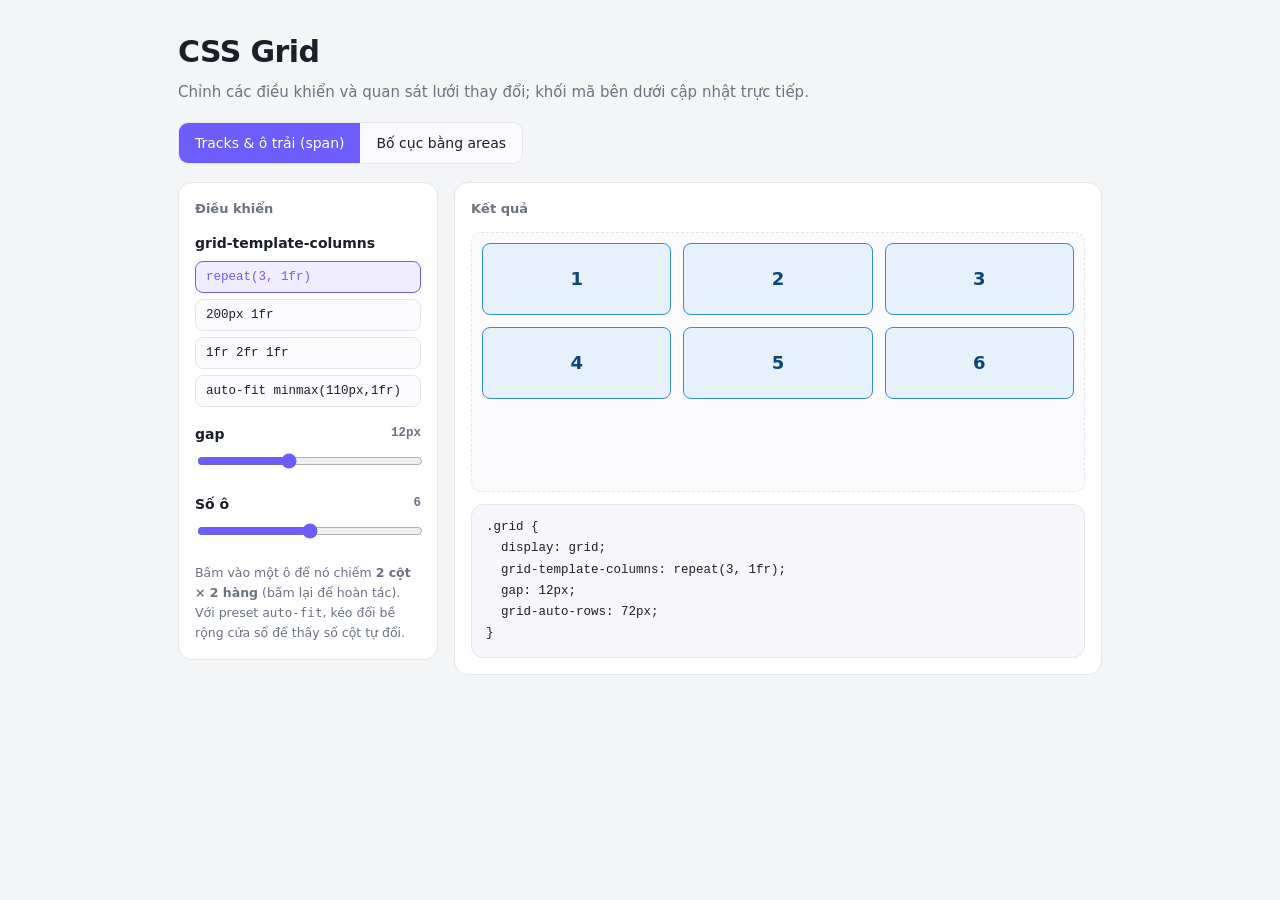
<file: b4/responsive-grid.html>
<!DOCTYPE html>
<html lang="vi">
<head>
<meta charset="UTF-8">
<meta name="viewport" content="width=device-width, initial-scale=1.0, viewport-fit=cover">
<title>CSS Grid</title>
<style>
  :root{
    --bg:#f4f5f7; --surface:#ffffff; --surface-2:#fbfbfd; --text:#1b1f27;
    --muted:#6b7280; --border:#e3e6ec; --accent:#6d5efc; --accent-weak:#efedff;
    --code-bg:#f7f7fb;
    --cell:#e6f1fb; --cell-bd:#378add; --cell-tx:#0c447c;
    --span:#faeeda; --span-bd:#ba7517; --span-tx:#633806;
    --area-h:#e6f1fb; --area-h-bd:#378add;
    --area-s:#e1f5ee; --area-s-bd:#1d9e75;
    --area-m:#f1efe8; --area-m-bd:#888780;
    --area-f:#eeedfe; --area-f-bd:#7f77dd;
    --sans:system-ui,-apple-system,"Segoe UI",Roboto,Helvetica,Arial,sans-serif;
    --mono:ui-monospace,"SF Mono",Menlo,Consolas,"Liberation Mono",monospace;
    box-sizing:border-box; padding-top:env(safe-area-inset-top,0px);
  }
  :root:not([data-theme="light"]){
    @media (prefers-color-scheme:dark){
      --bg:#14151a; --surface:#1c1e26; --surface-2:#23252f; --text:#e7e9ee;
      --muted:#9aa0ac; --border:#2c2f3a; --accent:#9d8dff; --accent-weak:#262338;
      --code-bg:#191b22;
      --cell:#0c447c; --cell-bd:#85b7eb; --cell-tx:#e6f1fb;
      --span:#633806; --span-bd:#ef9f27; --span-tx:#faeeda;
      --area-h:#0c447c; --area-h-bd:#85b7eb;
      --area-s:#085041; --area-s-bd:#5dcaa5;
      --area-m:#444441; --area-m-bd:#b4b2a9;
      --area-f:#3c3489; --area-f-bd:#afa9ec;
    }
  }
  :root[data-theme="dark"]{
    --bg:#14151a; --surface:#1c1e26; --surface-2:#23252f; --text:#e7e9ee;
    --muted:#9aa0ac; --border:#2c2f3a; --accent:#9d8dff; --accent-weak:#262338;
    --code-bg:#191b22;
    --cell:#0c447c; --cell-bd:#85b7eb; --cell-tx:#e6f1fb;
    --span:#633806; --span-bd:#ef9f27; --span-tx:#faeeda;
    --area-h:#0c447c; --area-h-bd:#85b7eb;
    --area-s:#085041; --area-s-bd:#5dcaa5;
    --area-m:#444441; --area-m-bd:#b4b2a9;
    --area-f:#3c3489; --area-f-bd:#afa9ec;
  }
  *{box-sizing:border-box}
  body{margin:0;background:var(--bg);color:var(--text);font-family:var(--sans);line-height:1.6}
  .wrap{max-width:960px;margin:0 auto;padding:28px 18px 56px}
  h1{font-size:clamp(22px,4vw,30px);margin:0 0 4px;letter-spacing:-.02em;font-weight:650}
  .sub{color:var(--muted);margin:0 0 18px;font-size:15px}
  .tabs{display:inline-flex;border:1px solid var(--border);border-radius:10px;overflow:hidden;margin-bottom:18px}
  .tabs button{border:0;background:var(--surface-2);color:var(--text);padding:9px 16px;font:inherit;font-size:14px;cursor:pointer}
  .tabs button.on{background:var(--accent);color:#fff}
  .panel{display:none}
  .panel.on{display:block}
  .layout{display:grid;grid-template-columns:260px 1fr;gap:16px;align-items:start}
  @media (max-width:720px){.layout{grid-template-columns:1fr}}
  .card{background:var(--surface);border:1px solid var(--border);border-radius:14px;padding:16px}
  .card h2{font-size:13px;margin:0 0 12px;font-weight:600;color:var(--muted)}
  .ctrl{margin-bottom:16px}
  .ctrl:last-child{margin-bottom:0}
  .ctrl > label{display:block;font-weight:550;font-size:14px;margin-bottom:6px}
  .seg{display:flex;flex-direction:column;gap:6px}
  .seg button{border:1px solid var(--border);background:var(--surface-2);color:var(--text);border-radius:8px;padding:8px 10px;font-family:var(--mono);font-size:12.5px;cursor:pointer;text-align:left}
  .seg button.on{border-color:var(--accent);background:var(--accent-weak);color:var(--accent)}
  input[type=range]{width:100%;accent-color:var(--accent)}
  .val{font-family:var(--mono);font-size:12.5px;color:var(--muted);float:right}
  .hint{font-size:12.5px;color:var(--muted);margin:6px 0 0}
  /* grid canvas */
  .canvas{background:var(--surface-2);border:1px dashed var(--border);border-radius:10px;padding:10px;min-height:260px}
  .grid{display:grid}
  .cell{background:var(--cell);border:1px solid var(--cell-bd);color:var(--cell-tx);border-radius:8px;
    display:flex;align-items:center;justify-content:center;font-weight:600;font-size:18px;cursor:pointer;
    min-height:68px;user-select:none;transition:transform .08s}
  .cell:hover{transform:scale(0.98)}
  .cell.span{background:var(--span);border-color:var(--span-bd);color:var(--span-tx)}
  .area{border-radius:8px;display:flex;align-items:center;justify-content:center;font-weight:600;font-size:15px;border:1px solid}
  .a-header{background:var(--area-h);border-color:var(--area-h-bd)}
  .a-side{background:var(--area-s);border-color:var(--area-s-bd)}
  .a-main{background:var(--area-m);border-color:var(--area-m-bd)}
  .a-footer{background:var(--area-f);border-color:var(--area-f-bd)}
  pre{margin:12px 0 0;background:var(--code-bg);border:1px solid var(--border);border-radius:12px;
    padding:12px 14px;overflow-x:auto;font-family:var(--mono);font-size:12.5px;line-height:1.7}
  .cl{white-space:pre;display:block;border-radius:4px}
  .cl.hi{background:var(--accent-weak);box-shadow:inset 3px 0 0 var(--accent);padding-left:6px;margin-left:-6px}
  .section-label{font-size:13px;font-weight:600;color:var(--muted);margin:18px 0 8px}
</style>
</head>
<body>
<div class="wrap">
  <h1>CSS Grid</h1>
  <p class="sub">Chỉnh các điều khiển và quan sát lưới thay đổi; khối mã bên dưới cập nhật trực tiếp.</p>

  <div class="tabs">
    <button data-tab="tracks" class="on">Tracks &amp; ô trải (span)</button>
    <button data-tab="areas">Bố cục bằng areas</button>
  </div>

  <!-- TAB 1 -->
  <div class="panel on" id="panel-tracks">
    <div class="layout">
      <div class="card">
        <h2>Điều khiển</h2>
        <div class="ctrl">
          <label>grid-template-columns</label>
          <div class="seg" id="colsSeg">
            <button data-cols="repeat(3, 1fr)" class="on">repeat(3, 1fr)</button>
            <button data-cols="200px 1fr">200px 1fr</button>
            <button data-cols="1fr 2fr 1fr">1fr 2fr 1fr</button>
            <button data-cols="repeat(auto-fit, minmax(110px, 1fr))">auto-fit minmax(110px,1fr)</button>
          </div>
        </div>
        <div class="ctrl">
          <label>gap <span class="val" id="gapVal">12px</span></label>
          <input type="range" id="gap" min="0" max="30" value="12">
        </div>
        <div class="ctrl">
          <label>Số ô <span class="val" id="countVal">6</span></label>
          <input type="range" id="count" min="3" max="9" value="6">
        </div>
        <p class="hint">Bấm vào một ô để nó chiếm <b>2 cột × 2 hàng</b> (bấm lại để hoàn tác). Với preset <code>auto-fit</code>, kéo đổi bề rộng cửa sổ để thấy số cột tự đổi.</p>
      </div>
      <div class="card">
        <h2>Kết quả</h2>
        <div class="canvas"><div class="grid" id="grid1"></div></div>
        <pre id="code1"></pre>
      </div>
    </div>
  </div>

  <!-- TAB 2 -->
  <div class="panel" id="panel-areas">
    <div class="layout">
      <div class="card">
        <h2>Chế độ hiển thị</h2>
        <div class="ctrl">
          <div class="seg" id="modeSeg">
            <button data-mode="desktop" class="on">Desktop (2 cột)</button>
            <button data-mode="mobile">Mobile (xếp dọc)</button>
          </div>
        </div>
        <p class="hint">Cùng một HTML (4 vùng: header, sidebar, main, footer). Chuyển Desktop/Mobile mô phỏng việc <b>định nghĩa lại <code>grid-template-areas</code></b> trong media query — chỉ CSS đổi, cấu trúc HTML giữ nguyên.</p>
      </div>
      <div class="card">
        <h2>Kết quả</h2>
        <div class="canvas" style="min-height:300px"><div class="grid" id="grid2" style="height:300px"></div></div>
        <pre id="code2"></pre>
      </div>
    </div>
  </div>
</div>

<script>
// ---------- TAB 1 ----------
const s1 = {cols:'repeat(3, 1fr)', gap:12, count:6, span:null};
const grid1 = document.getElementById('grid1');
const code1 = document.getElementById('code1');

document.getElementById('colsSeg').addEventListener('click',e=>{
  const b=e.target.closest('button'); if(!b)return;
  s1.cols=b.dataset.cols; s1.span=null;
  document.querySelectorAll('#colsSeg button').forEach(x=>x.classList.toggle('on',x===b));
  render1();
});
document.getElementById('gap').addEventListener('input',e=>{s1.gap=+e.target.value;document.getElementById('gapVal').textContent=s1.gap+'px';render1();});
document.getElementById('count').addEventListener('input',e=>{s1.count=+e.target.value;document.getElementById('countVal').textContent=s1.count;s1.span=null;render1();});

function line(text,hi){const d=document.createElement('span');d.className='cl'+(hi?' hi':'');d.textContent=text;return d;}

function render1(){
  grid1.style.gridTemplateColumns=s1.cols;
  grid1.style.gap=s1.gap+'px';
  grid1.style.gridAutoRows='72px';
  grid1.innerHTML='';
  for(let i=0;i<s1.count;i++){
    const c=document.createElement('div');
    c.className='cell'+(i===s1.span?' span':'');
    c.textContent=i+1;
    if(i===s1.span){c.style.gridColumn='span 2';c.style.gridRow='span 2';}
    c.addEventListener('click',()=>{s1.span=(s1.span===i?null:i);render1();});
    grid1.appendChild(c);
  }
  // code
  code1.innerHTML='';
  code1.appendChild(line('.grid {'));
  code1.appendChild(line('  display: grid;'));
  code1.appendChild(line('  grid-template-columns: '+s1.cols+';'));
  code1.appendChild(line('  gap: '+s1.gap+'px;'));
  code1.appendChild(line('  grid-auto-rows: 72px;'));
  code1.appendChild(line('}'));
  if(s1.span!==null){
    code1.appendChild(line('.item-'+(s1.span+1)+' {',true));
    code1.appendChild(line('  grid-column: span 2;',true));
    code1.appendChild(line('  grid-row: span 2;',true));
    code1.appendChild(line('}',true));
  }
}

// ---------- TAB 2 ----------
const s2 = {mode:'desktop'};
const grid2 = document.getElementById('grid2');
const code2 = document.getElementById('code2');

document.getElementById('modeSeg').addEventListener('click',e=>{
  const b=e.target.closest('button'); if(!b)return;
  s2.mode=b.dataset.mode;
  document.querySelectorAll('#modeSeg button').forEach(x=>x.classList.toggle('on',x===b));
  render2();
});

const areas = {
  desktop:{
    cols:'160px 1fr', rows:'auto 1fr auto',
    tpl:'"header header"\n    "sidebar main"\n    "footer footer"'
  },
  mobile:{
    cols:'1fr', rows:'auto auto 1fr auto',
    tpl:'"header"\n    "sidebar"\n    "main"\n    "footer"'
  }
};

function render2(){
  const a=areas[s2.mode];
  grid2.style.gridTemplateColumns=a.cols;
  grid2.style.gridTemplateRows=a.rows;
  grid2.style.gridTemplateAreas=a.tpl.replace(/\n\s+/g,' ');
  grid2.style.gap='10px';
  grid2.innerHTML='';
  const parts=[['header','Header','a-header'],['sidebar','Sidebar','a-side'],['main','Main','a-main'],['footer','Footer','a-footer']];
  parts.forEach(([area,label,cls])=>{
    const d=document.createElement('div');
    d.className='area '+cls; d.style.gridArea=area; d.textContent=label;
    grid2.appendChild(d);
  });
  // code
  code2.innerHTML='';
  code2.appendChild(line('.layout {'));
  code2.appendChild(line('  display: grid;'));
  code2.appendChild(line('  grid-template-columns: '+a.cols+';'));
  code2.appendChild(line('  grid-template-rows: '+a.rows+';'));
  code2.appendChild(line('  grid-template-areas:'));
  a.tpl.split('\n').forEach(l=>code2.appendChild(line('    '+l.trim())));
  code2.appendChild(line('  gap: 10px;'));
  code2.appendChild(line('}'));
}

// ---------- tabs ----------
document.querySelector('.tabs').addEventListener('click',e=>{
  const b=e.target.closest('button'); if(!b)return;
  const t=b.dataset.tab;
  document.querySelectorAll('.tabs button').forEach(x=>x.classList.toggle('on',x===b));
  document.getElementById('panel-tracks').classList.toggle('on',t==='tracks');
  document.getElementById('panel-areas').classList.toggle('on',t==='areas');
});

render1(); render2();
</script>
</body>
</html>
</file>
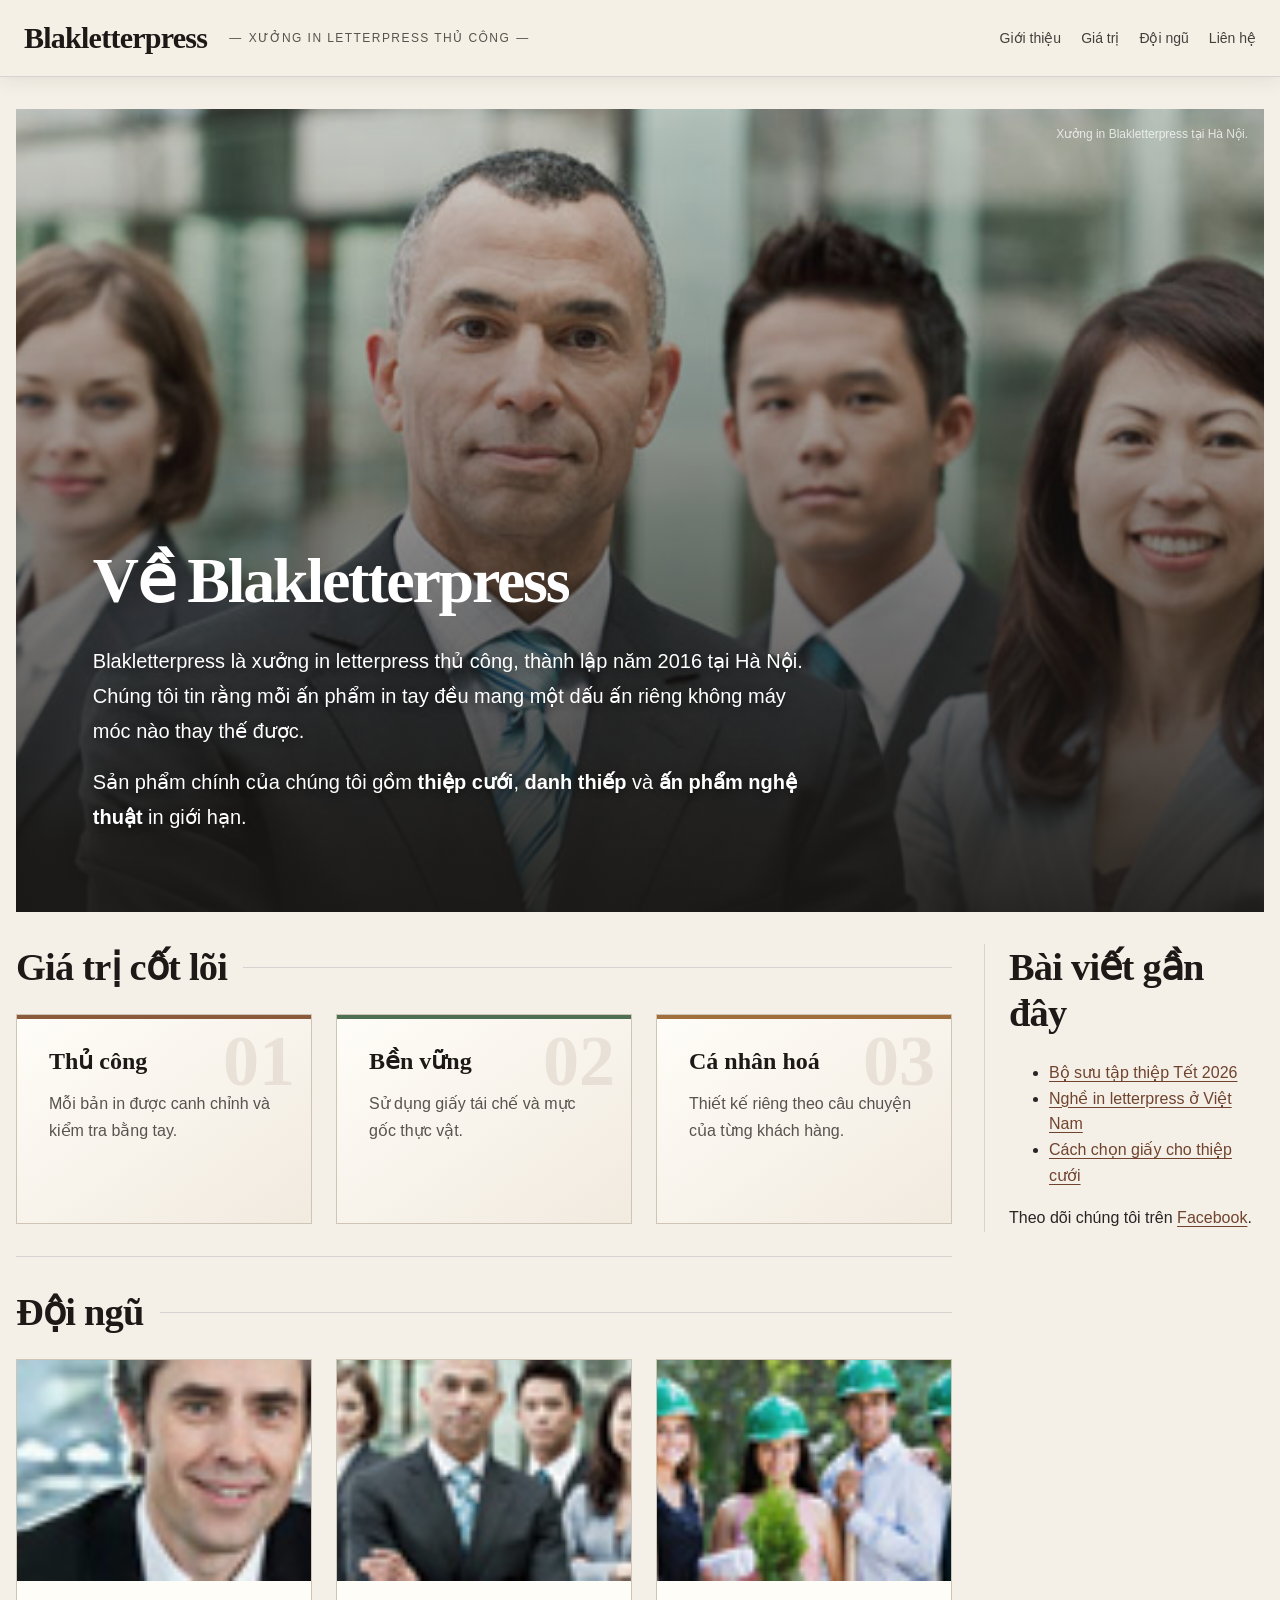
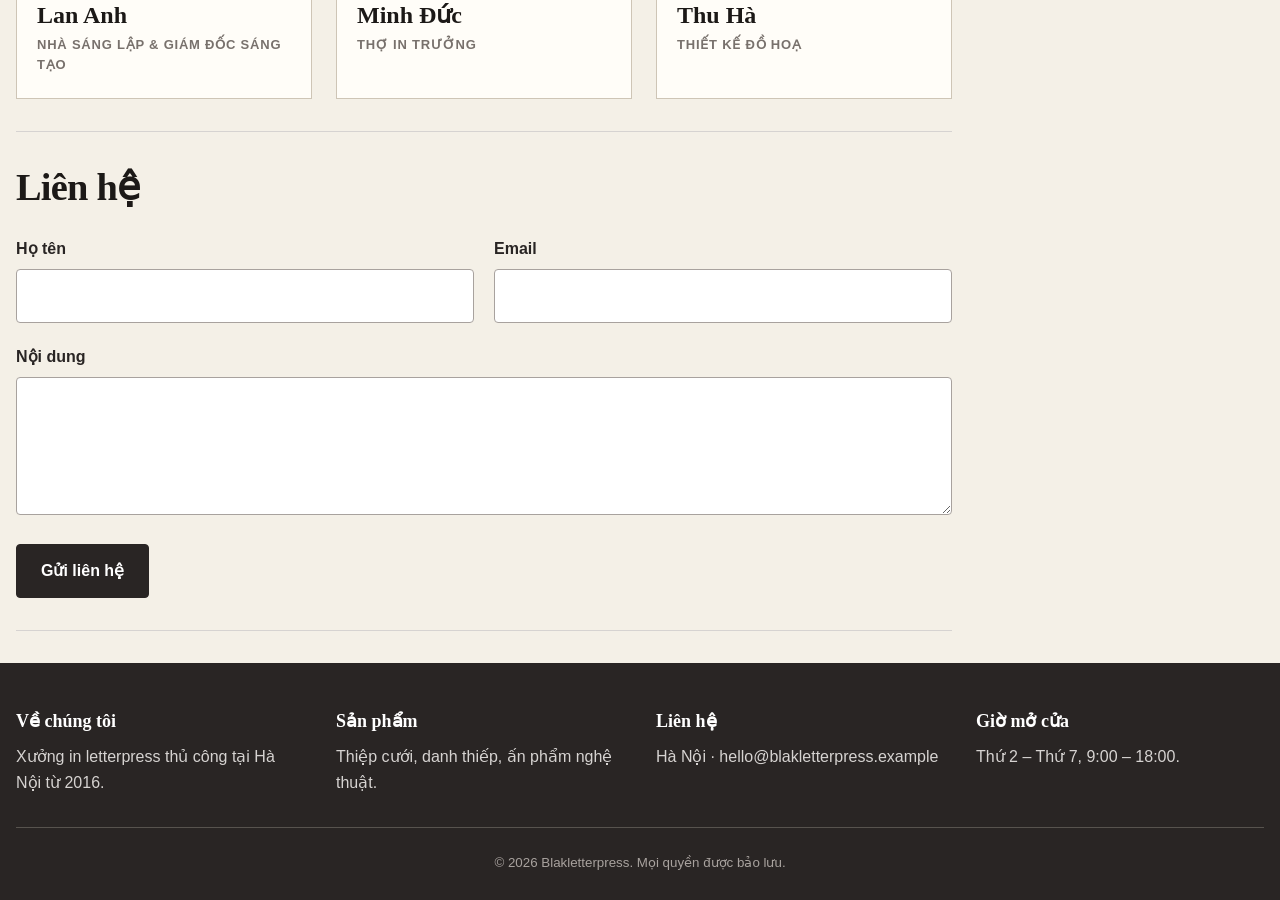
<file: b4/trang-goc.html>
<!DOCTYPE html>
<html lang="vi">
<head>
	<meta charset="UTF-8">
	<meta name="viewport" content="width=device-width, initial-scale=1.0">
	<meta name="description" content="Giới thiệu Blakletterpress — xưởng in letterpress thủ công tại Hà Nội.">
	<title>Giới thiệu — Blakletterpress</title>
	<!-- SV (Hoạt động 1): tạo file style.css trong cùng thư mục và giữ dòng <link> dưới đây. -->
	<link rel="stylesheet" href="style.css">
	<script src="menu.js" defer></script>
</head>
<body>

	<header class="site-header">
		<a href="#" class="site-name">Blakletterpress</a>
		<p class="tagline">Xưởng in letterpress thủ công</p>
		<nav class="main-nav" aria-label="Chính">
			<button class="menu-toggle" type="button" aria-expanded="false" aria-controls="main-menu" aria-label="Mở menu">
				<span></span>
				<span></span>
				<span></span>
			</button>
			<ul id="main-menu">
				<li><a href="#gioi-thieu">Giới thiệu</a></li>
				<li><a href="#gia-tri">Giá trị</a></li>
				<li><a href="#doi-ngu">Đội ngũ</a></li>
				<li><a href="#lien-he">Liên hệ</a></li>
			</ul>
		</nav>
	</header>

	<div class="layout">
		<main>

			<article id="gioi-thieu">
				<h1>Về Blakletterpress</h1>

				<figure>
					<img src="./images/team-large.jpg" alt="Đội ngũ Blakletterpress tại xưởng in">
					<figcaption>Xưởng in Blakletterpress tại Hà Nội.</figcaption>
				</figure>

				<p>
					Blakletterpress là xưởng in letterpress thủ công, thành lập năm 2016 tại Hà Nội.
					Chúng tôi tin rằng mỗi ấn phẩm in tay đều mang một dấu ấn riêng không máy móc nào thay thế được.
				</p>
				<p>
					Sản phẩm chính của chúng tôi gồm <strong>thiệp cưới</strong>, <strong>danh thiếp</strong>
					và <strong>ấn phẩm nghệ thuật</strong> in giới hạn.
				</p>
			</article>

			<section id="gia-tri">
				<h2>Giá trị cốt lõi</h2>
				<ul class="value-list">
					<li class="value-card">
						<h3>Thủ công</h3>
						<p>Mỗi bản in được canh chỉnh và kiểm tra bằng tay.</p>
					</li>
					<li class="value-card">
						<h3>Bền vững</h3>
						<p>Sử dụng giấy tái chế và mực gốc thực vật.</p>
					</li>
					<li class="value-card">
						<h3>Cá nhân hoá</h3>
						<p>Thiết kế riêng theo câu chuyện của từng khách hàng.</p>
					</li>
				</ul>
			</section>

			<section id="doi-ngu">
				<h2>Đội ngũ</h2>
				<ul class="team-list">
					<li class="member">
						<img src="./images/smiling.jpg" alt="Chân dung Lan Anh">
						<h3>Lan Anh</h3>
						<p>Nhà sáng lập &amp; Giám đốc sáng tạo</p>
					</li>
					<li class="member">
						<img src="./images/team.jpg" alt="Chân dung Minh Đức">
						<h3>Minh Đức</h3>
						<p>Thợ in trưởng</p>
					</li>
					<li class="member">
						<img src="./images/ecofriends.jpg" alt="Chân dung Thu Hà">
						<h3>Thu Hà</h3>
						<p>Thiết kế đồ hoạ</p>
					</li>
				</ul>
			</section>

			<section id="lien-he">
				<h2>Liên hệ</h2>
				<form action="#" method="post" class="contact-form">
					<p>
						<label for="ten">Họ tên</label><br>
						<input type="text" id="ten" name="ten" required>
					</p>
					<p>
						<label for="email">Email</label><br>
						<input type="email" id="email" name="email" required>
					</p>
					<p>
						<label for="noidung">Nội dung</label><br>
						<textarea id="noidung" name="noidung" rows="4"></textarea>
					</p>
					<p>
						<button type="submit">Gửi liên hệ</button>
					</p>
				</form>
			</section>

		</main>

		<aside class="sidebar">
			<h2>Bài viết gần đây</h2>
			<ul class="recent">
				<li><a href="#">Bộ sưu tập thiệp Tết 2026</a></li>
				<li><a href="#">Nghề in letterpress ở Việt Nam</a></li>
				<li><a href="#">Cách chọn giấy cho thiệp cưới</a></li>
			</ul>
			<p>
				Theo dõi chúng tôi trên
				<a href="https://facebook.com" target="_blank" rel="noopener">Facebook</a>.
			</p>
		</aside>
	</div>

	<footer class="site-footer">
		<ul class="footer-cols">
			<li>
				<h3>Về chúng tôi</h3>
				<p>Xưởng in letterpress thủ công tại Hà Nội từ 2016.</p>
			</li>
			<li>
				<h3>Sản phẩm</h3>
				<p>Thiệp cưới, danh thiếp, ấn phẩm nghệ thuật.</p>
			</li>
			<li>
				<h3>Liên hệ</h3>
				<p>Hà Nội · hello@blakletterpress.example</p>
			</li>
			<li>
				<h3>Giờ mở cửa</h3>
				<p>Thứ 2 – Thứ 7, 9:00 – 18:00.</p>
			</li>
		</ul>
		<p class="copyright"><small>© 2026 Blakletterpress. Mọi quyền được bảo lưu.</small></p>
	</footer>

</body>
</html>
</file>
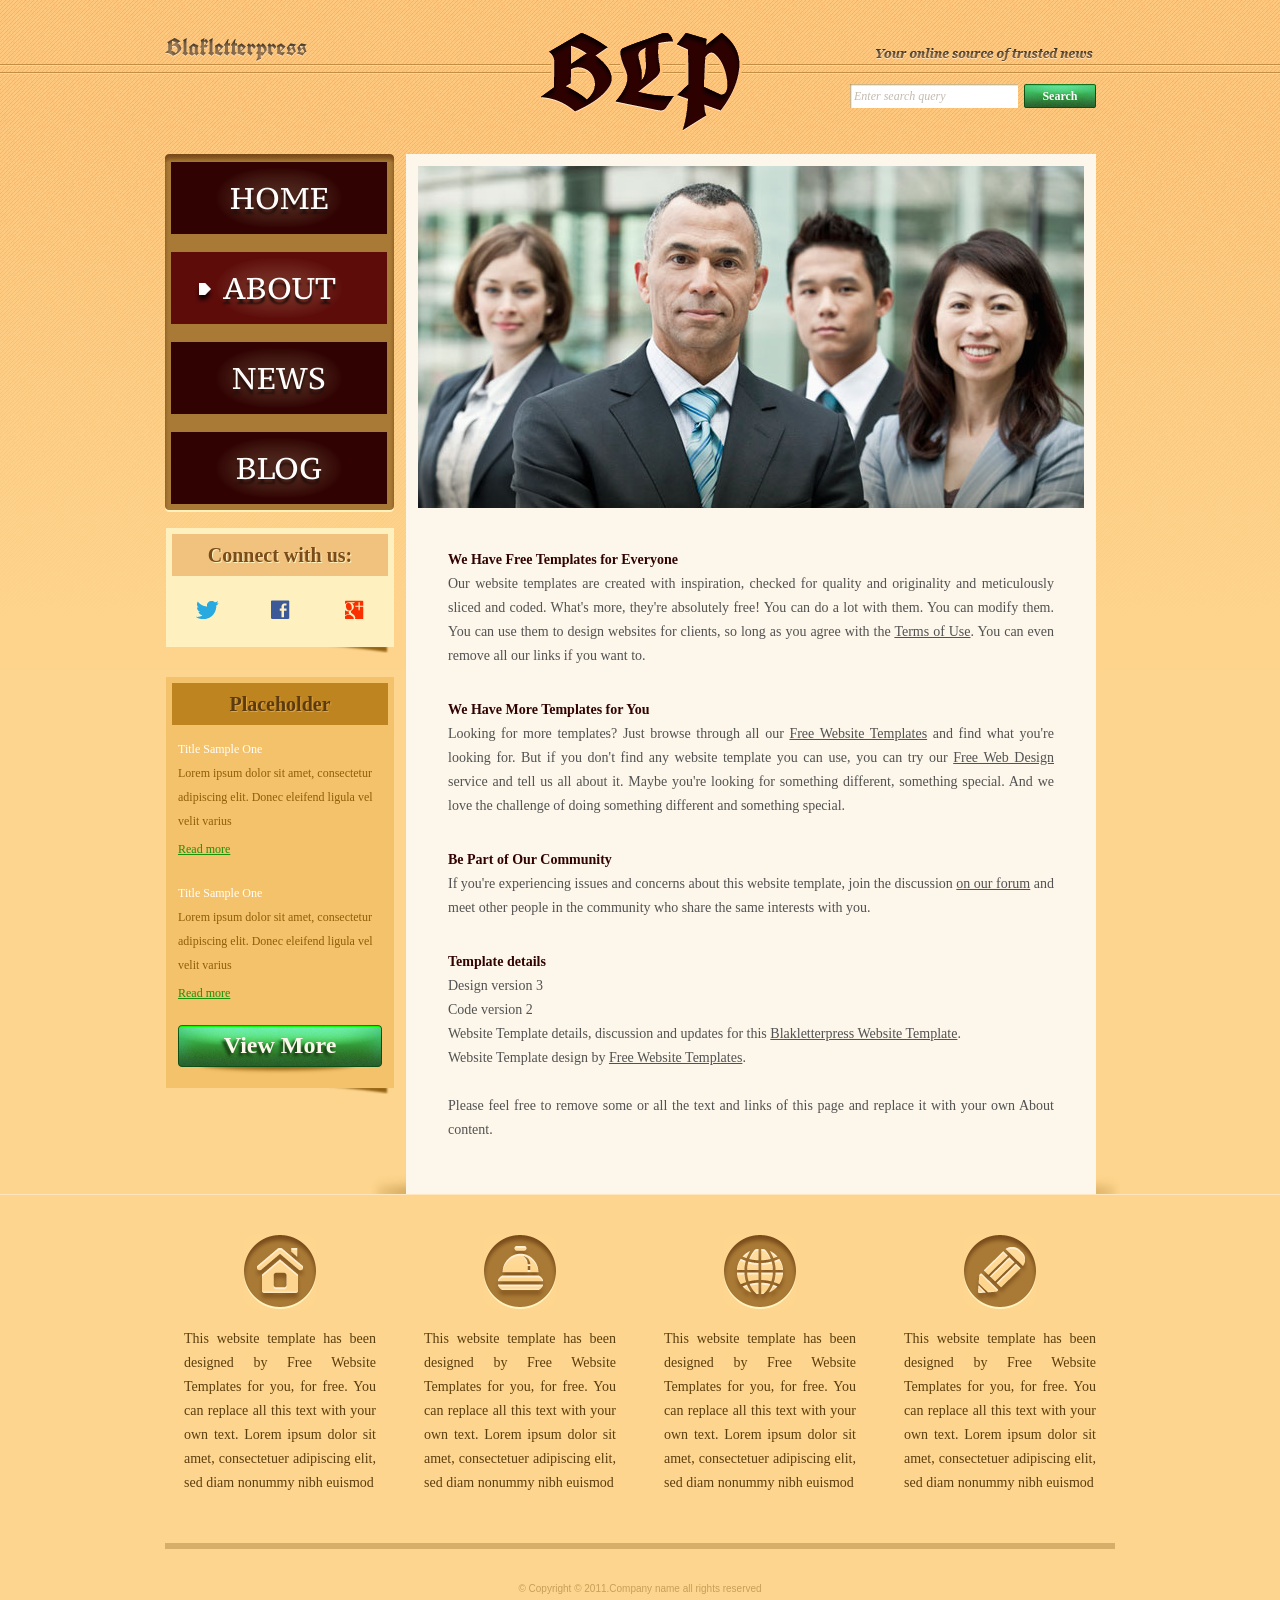
<file: baitapHTML/about.html>
<!DOCTYPE html>
<!-- Website template by freewebsitetemplates.com -->
<html>
<head>
	<meta charset="UTF-8">
	<title>About - Blakletterpress Website Template</title>
	<link rel="stylesheet" href="css/style.css" type="text/css">
</head>
<body>
	<div id="page">
		<div id="header">
			<div id="motto">
				<a href="index.html" class="sitename"><img src="images/blakletterpress.png" height="24" width="142" alt="SiteName"></a>
				<p>
					<img src="images/header-text.png" height="14" width="218" alt="Text">
				</p>
			</div>
			<div id="logo">
				<a href="index.html"><img src="images/logo.png" alt="LOGO"></a>
			</div>
			<div id="searchbar">
				<form action="#" method="post">
					<input type="text" value="Enter search query" class="txtfield" onBlur="javascript:if(this.value==''){this.value=this.defaultValue;}" onFocus="javascript:if(this.value==this.defaultValue){this.value='';}">
					<input type="submit" value="Search" class="btn">
				</form>
			</div>
		</div>
		<div id="contents">
			<div id="main">
				<div id="gallery">
					<div>
						<img src="images/team-large.jpg" alt="Img">
					</div>
				</div>
				<div id="about" class="body">
					<h4>We Have Free Templates for Everyone</h4>
					<p>
						Our website templates are created with inspiration, checked for quality and originality and meticulously sliced and coded. What's more, they're absolutely free! You can do a lot with them. You can modify them. You can use them to design websites for clients, so long as you agree with the <a href="http://www.freewebsitetemplates.com/about/terms/">Terms of Use</a>. You can even remove all our links if you want to.
					</p>
					<h4>We Have More Templates for You</h4>
					<p>
						Looking for more templates? Just browse through all our <a href="http://www.freewebsitetemplates.com/">Free Website Templates</a> and find what you're looking for. But if you don't find any website template you can use, you can try our <a href="http://www.freewebsitetemplates.com/freewebdesign/">Free Web Design</a> service and tell us all about it. Maybe you're looking for something different, something special. And we love the challenge of doing something different and something special.
					</p>
					<h4>Be Part of Our Community</h4>
					<p>
						If you're experiencing issues and concerns about this website template, join the discussion <a href="http://www.freewebsitetemplates.com/forums/">on our forum</a> and meet other people in the community who share the same interests with you.
					</p>
					<h4>Template details</h4>
					<p>
						Design version 3<br> Code version 2<br> Website Template details, discussion and updates for this <a href="http://www.freewebsitetemplates.com/forums/f18/">Blakletterpress Website Template</a>.<br> Website Template design by <a href="http://www.freewebsitetemplates.com/">Free Website Templates</a>.<br><br> Please feel free to remove some or all the text and links of this page and replace it with your own About content.
					</p>
				</div>
			</div>
			<div id="sidebar">
				<div id="navigation">
					<div>
						<ul>
							<li>
								<a href="index.html">Home</a>
							</li>
							<li class="selected">
								<a href="about.html">About</a>
							</li>
							<li>
								<a href="news.html">News</a>
							</li>
							<li>
								<a href="blog.html">Blog</a>
							</li>
						</ul>
					</div>
				</div>
				<div class="section">
					<div id="connect">
						<h2>Connect with us:</h2>
						<a href="http://freewebsitetemplates.com/go/twitter/" target="_blank" class="twitter"></a> <a href="http://freewebsitetemplates.com/go/facebook/" target="_blank" class="facebook"></a> <a href="http://freewebsitetemplates.com/go/googleplus/" target="_blank" class="googleplus"></a>
					</div>
				</div>
				<div class="section">
					<div id="posts">
						<h2>Placeholder</h2>
						<ul>
							<li>
								<h5>Title Sample One</h5>
								<p>
									Lorem ipsum dolor sit amet, consectetur adipiscing elit. Donec eleifend ligula vel velit varius
								</p>
								<a href="news.html" class="more">Read more</a>
							</li>
							<li>
								<h5>Title Sample One</h5>
								<p>
									Lorem ipsum dolor sit amet, consectetur adipiscing elit. Donec eleifend ligula vel velit varius
								</p>
								<a href="news.html" class="more">Read more</a>
							</li>
						</ul>
						<a href="news.html" class="btn2">View More</a>
					</div>
				</div>
			</div>
		</div>
		<div id="footer">
			<div>
				<ul id="featured">
					<li>
						<a href="index.html" class="home"></a>
						<p>
							This website template has been designed by Free Website Templates for you, for free. You can replace all this text with your own text. Lorem ipsum dolor sit amet, consectetuer adipiscing elit, sed diam nonummy nibh euismod
						</p>
					</li>
					<li>
						<a href="index.html" class="bell"></a>
						<p>
							This website template has been designed by Free Website Templates for you, for free. You can replace all this text with your own text. Lorem ipsum dolor sit amet, consectetuer adipiscing elit, sed diam nonummy nibh euismod
						</p>
					</li>
					<li>
						<a href="index.html" class="globe"></a>
						<p>
							This website template has been designed by Free Website Templates for you, for free. You can replace all this text with your own text. Lorem ipsum dolor sit amet, consectetuer adipiscing elit, sed diam nonummy nibh euismod
						</p>
					</li>
					<li>
						<a href="index.html" class="pencil"></a>
						<p>
							This website template has been designed by Free Website Templates for you, for free. You can replace all this text with your own text. Lorem ipsum dolor sit amet, consectetuer adipiscing elit, sed diam nonummy nibh euismod
						</p>
					</li>
					</li>
				</ul>
				<p id="footnote">
					© Copyright © 2011.Company name all rights reserved
				</p>
			</div>
		</div>
	</div>
</body>
</html>
</file>
<file: baitapHTML/css/style.css>
/* Website template by freewebsitetemplates.com */
@font-face {
	font-family: 'PTSerif-Caption';
	src: url('../fonts/PT_Serif-Caption-Web-Regular.eot');
	src: local('☺'), url('../fonts/PT_Serif-Caption-Web-Regular.woff') format('woff'), url('../fonts/PT_Serif-Caption-Web-Regular.ttf') format('truetype'), url('../fonts/PT_Serif-Caption-Web-Regular.svg') format('svg');
	font-weight: normal;
	font-style: normal;
}
@font-face {
	font-family: 'UnifrakturCook-Bold';
	src: url('../fonts/UnifrakturCook-Bold.eot');
	src: local('☺'), url('../fonts/UnifrakturCook-Bold.woff') format('woff'), url('../fonts/UnifrakturCook-Bold.ttf') format('truetype'), url('../fonts/UnifrakturCook-Bold.svg') format('svg');
	font-weight: normal;
	font-style: normal;
}
body {
	background: #fed58e url(../images/bg-body.png) repeat-x left top;
	font-family: Georgia, "Times New Roman", Times, serif;
	margin: 0;
}
#background {
}
#page {
	width: 960px;
	margin: 0 auto;
}
img {
	border: 0;
}
/*------------------------------ SPRITES ------------------------------*/
.btn, .btn2, #searchbar form input.txtfield, #navigation li, #navigation li a:hover, #navigation li.selected a {
	background: url(../images/interface.png) no-repeat;
}
#navigation, #navigation > div, #navigation ul {
	background-image: url(../images/bg-navigation.png);
	background-repeat: no-repeat;
}
#connect > a, #featured li > a {
	background: url(../images/icons.png) no-repeat;
}
.btn {
	background-position: -178px 0;
	color: #fcfefc;
	cursor: pointer;
	font-family: Georgia, "Times New Roman", Times, serif;
	font-size: 12px;
	font-weight: bold;
	height: 24px;
	line-height: 24px;
	width: 72px;
	padding: 0 0 4px;
	text-align: center;
}
.btn:hover {
	background-position: -260px 0;
}
.btn2 {
	background-position: 0 -32px;
	display: block;
	color: #fdf6ea;
	font-family: Georgia, "Times New Roman", Times, serif;
	font-size: 24px;
	font-weight: bold;
	height: 51px;
	line-height: 40px;
	width: 204px;
	text-align: center;
	text-decoration: none;
	text-shadow: -3px 3px 3px #173c13;
}
.btn2:hover {
	background-position: -216px -31px;
}
/*------------------------------ HEADER ------------------------------*/
#header {
	height: 106px;
	padding: 24px 0;
	text-align: center;
	position: relative
}
/** motto **/
#motto {
	text-align: right;
	padding: 13px 27px 15px 0;
}
a.sitename {
	float: left;
	display: inline-block;
	font-family: "UnifrakturCook-Bold";
	font-size: 24px;
	height: 24px;
	margin-left: 5px;
}
#motto p {
	display: inline-block;
	height: 24px;
	line-height: 24px;
	margin: 8px 0 0;
}
/** Logo **/
#logo {
	display: inline-block;
	position: absolute;
	left: 360px;
	top: 24px;
}
/** Searchbar **/
#searchbar {
	padding: 0 24px 15px 0;
	text-align: right;
}
#searchbar form {
	display: inline-block;
*float: right; /** Needed for IE7 **/
}
#searchbar form input {
	float: left;
	border: 0;
	margin: 0;
}
#searchbar input.txtfield {
	background-position: 0 0;
	color: #c3baaf;
	font-family: Georgia, "Times New Roman", Times, serif;
	font-size: 12px;
	font-style: italic;
	height: 24px;
	line-height: 24px;
	width: 160px;
	margin: 0 6px 0 0;
	padding: 0 4px;
}
/*------------------------------ CONTENTS ------------------------------*/
#contents {
	background: url(../images/content-shadow.png) no-repeat right bottom;
*display: inline-block; /** Needed for IE7 **/
}
#contents:after {
	clear:both;
	content:"";
	display:block;
	height:0;
	line-height:0;
	visibility:hidden;
}
#contents h1 {
	color: #7e501c;
	font-size: 31px;
	font-weight: normal;
	margin: 0 0 30px;
	text-align: justify;
	text-shadow: 0 3px #fdf2be;
}
#contents h1 a {
	color: #7e501c;
}
#contents h1 em {
	font-weight: bold;
	text-transform: uppercase;
}
#contents h2 {
	font-size: 20px;
	line-height: 42px;
	margin: 0 0 24px;
	text-align: center;
}
#contents h3 {
	color: #300302;
	font-size: 18px;
	line-height: 24px;
	margin: 0 0 0;
	text-transform: uppercase;
}
#contents h4 {
	color: #300302;
	font-size: 14px;
	line-height: 24px;
	margin: 0;
}
#contents p {
	color: #525252;
	font-size: 14px;
	line-height: 24px;
	margin: 0;
	padding: 0 0 30px;
	text-align: justify;
}
#contents p a {
	color: #525252;
}
#contents p a:hover {
	color: #e19320;
}
/** MAIN **/
#main {
	float: right;
	background-color: #fdf6ea;
	min-height: 982px;
	width: 666px;
	margin: 0 24px 0 12px;
	padding: 12px 12px 22px;
}
#main div.body {
	padding: 0 30px;
}
/** list **/
#list {
	list-style: none;
	margin: 30px 0;
	padding: 0;
}
#list li {
	display: inline-block;
	width: 100%;
	margin: 0 0 54px;
}
#list span.time {
	float: right;
	font-size: 12px;
	font-weight: bold;
	margin: 7px 0 0;
}
#list li p {
	padding-bottom: 0;
}
#list li a.more {
	float: right;
	color: #300302;
	font-size: 14px;
	font-style: italic;
}
#list li a.more:hover {
	color: #097a07;
}
/** pagination **/
#pagination {
	font-family: Arial, Helvetica, sans-serif;
	font-size: 12px;
	text-align: center;
}
#pagination a {
	color: #a2a2a1;
	margin: 0 3px;
	padding: 0 2px;
	text-decoration: none;
}
#pagination a:hover {
	color: #be841f;
}
/** gallery **/
#gallery {
	margin: 0 0 36px;
}
#gallery > div {
	margin: 0 0 14px;
}
#gallery ul {
	background-color: #ebe0ce;
	display: inline-block;
	list-style: none;
	width: 606px;
	margin: 0;
	padding: 6px 30px;
}
#gallery ul li {
	float: left;
	cursor: pointer;
	height: 48px;
	width: 78px;
	margin: 0 11px;
}
#gallery ul li:hover {
	filter:alpha(opacity=80);
	opacity: 0.8;
}
/** SIDEBAR **/
#sidebar {
	float: left;
	height: auto;
	width: 229px;
	margin-left: 5px;
}
#sidebar div.section {
	background: url(../images/box-shadow-bottom.png) no-repeat left bottom;
	margin: 0 0 24px;
	padding: 0 0 6px;
}
/** Navigation **/
#navigation {
	background-position: -468px bottom;
	margin: 0 0 16px;
	padding: 0 0 8px;
}
#navigation > div {
	background-position: 0 top;
	padding: 8px 0 0;
}
#navigation ul {
	background-position: -234px top;
	background-repeat: repeat-y;
	list-style: none;
	margin: 0;
	padding: 0 6px;
}
#navigation li {
	background-position: 0 -90px;
	height: 72px;
	width: 216px;
	margin-top: 18px;
}
#navigation li:hover, #navigation li.selected {
	background-position: -226px -90px;
}
#navigation li:first-child {
	margin-top: 0;
}
#navigation li a {
	color: #fffefd;
	display: block;
	font: 30px/72px "PTSerif-Caption";
	text-align: center;
	text-decoration: none;
	text-transform: uppercase;
	text-shadow: 0 5px 2px #27100c;
}
#navigation li a:hover, #navigation li.selected a {
	background-position: 24px -162px;
}
/** connect **/
#connect {
	background-color: #fef1bf;
	margin-left: 1px;
	padding: 6px;
}
#connect h2 {
	background-color: #f0c27e;
	color: #7b4c1a;
	text-shadow: 1px 1px #fdf2be;
}
#connect > a {
	display: inline-block;
	height: 19px;
	width: 23px;
	margin: 0 24px 18px;
}
#connect a.twitter {
	background-position: 0 0;
}
#connect a.facebook {
	background-position: -72px 0;
	width: 19px;
}
#connect a.googleplus {
	background-position: -141px 0;
	width: 22px;
}
/** Post **/
#posts {
	background-color: #f4c26b;
	margin-left: 1px;
	padding: 6px;
}
#posts h2 {
	background-color: #be841f;
	color: #5c3b10;
	margin-bottom: 12px;
	text-shadow: 1px 1px #dfa643;
}
#posts ul {
	list-style: none;
	margin: 0;
	padding: 0 6px;
	overflow: hidden;
}
#posts li {
	margin: 0 0 24px;
}
#posts h5 {
	color: #fff;
	font-size: 12px;
	font-weight: normal;
	line-height: 24px;
	margin: 0;
}
#posts p {
	color: #8f5e08;
	font-size: 12px;
	padding-bottom: 6px;
	text-align: left;
}
#posts a.more {
	color: #199209;
	font-size: 12px;
}
#posts a.more:hover {
	color: #bb8528;
}
#posts a.btn2 {
	margin: 0 auto 6px;
}
/** hover states **/
#contents h1 a:hover, #posts p a:hover {
	text-decoration: none;
}
/*------------------------------ FOOTER ------------------------------*/
#footer {
	border-top: 1px solid #ffe6bc;
	width: 100%;
	padding: 40px 0;
	position: absolute;
	left: 0;
}
#footer > div {
	width: 960px;
	margin: 0 auto;
}
/** featured **/
#featured {
	display: inline-block;
	list-style: none;
	margin: 0 0 30px;
	padding: 0;
}
#featured li {
	float: left;
	width: 192px;
	margin: 0 24px;
}
#featured li > a {
	display: block;
	height: 74px;
	width: 72px;
	margin: 0 auto 18px;
}
#featured li a.home {
	background-position: -91px -27px;
}
#featured li a.bell {
	background-position: -91px -112px;
}
#featured li a.globe {
	background-position: -91px -196px;
}
#featured li a.pencil {
	background-position: -91px -280px;
}
#featured li a.home:hover {
	background-position: 0 -27px;
}
#featured li a.bell:hover {
	background-position: 0 -112px;
}
#featured li a.globe:hover {
	background-position: 0 -196px;
}
#featured li a.pencil:hover {
	background-position: 0 -280px;
}
#featured li p {
	color: #593e0f;
	font: 14px/24px "Times New Roman", Times, serif;
	text-align: justify;
}
#featured li p a {
	color: #593e0f;
}
#featured li p a:hover {
	color: #bb8528;
}
#footnote {
	color: #c89f59;
	font-family: "Trebuchet MS", Arial, Helvetica, sans-serif;
	font-size: 10px;
	width: 950px;
	border-top: 6px solid #d6ae6a;
	margin: 0 auto;
	padding: 34px 0;
	text-align: center;
}
</file>
<file: b5/Bai tap 1 - JS phieu bao gia va xac nhan don in/css/style.css>
/* Website template by freewebsitetemplates.com */
@font-face {
	font-family: 'PTSerif-Caption';
	src: url('../fonts/PT_Serif-Caption-Web-Regular.eot');
	src: local('☺'), url('../fonts/PT_Serif-Caption-Web-Regular.woff') format('woff'), url('../fonts/PT_Serif-Caption-Web-Regular.ttf') format('truetype'), url('../fonts/PT_Serif-Caption-Web-Regular.svg') format('svg');
	font-weight: normal;
	font-style: normal;
}
@font-face {
	font-family: 'UnifrakturCook-Bold';
	src: url('../fonts/UnifrakturCook-Bold.eot');
	src: local('☺'), url('../fonts/UnifrakturCook-Bold.woff') format('woff'), url('../fonts/UnifrakturCook-Bold.ttf') format('truetype'), url('../fonts/UnifrakturCook-Bold.svg') format('svg');
	font-weight: normal;
	font-style: normal;
}
body {
	background: #fed58e url(../images/bg-body.png) repeat-x left top;
	font-family: Georgia, "Times New Roman", Times, serif;
	margin: 0;
}
#background {
}
#page {
	width: 960px;
	margin: 0 auto;
}
img {
	border: 0;
}
/*------------------------------ SPRITES ------------------------------*/
.btn, .btn2, #searchbar form input.txtfield, #navigation li, #navigation li a:hover, #navigation li.selected a {
	background: url(../images/interface.png) no-repeat;
}
#navigation, #navigation > div, #navigation ul {
	background-image: url(../images/bg-navigation.png);
	background-repeat: no-repeat;
}
#connect > a, #featured li > a {
	background: url(../images/icons.png) no-repeat;
}
.btn {
	background-position: -178px 0;
	color: #fcfefc;
	cursor: pointer;
	font-family: Georgia, "Times New Roman", Times, serif;
	font-size: 12px;
	font-weight: bold;
	height: 24px;
	line-height: 24px;
	width: 72px;
	padding: 0 0 4px;
	text-align: center;
}
.btn:hover {
	background-position: -260px 0;
}
.btn2 {
	background-position: 0 -32px;
	display: block;
	color: #fdf6ea;
	font-family: Georgia, "Times New Roman", Times, serif;
	font-size: 24px;
	font-weight: bold;
	height: 51px;
	line-height: 40px;
	width: 204px;
	text-align: center;
	text-decoration: none;
	text-shadow: -3px 3px 3px #173c13;
}
.btn2:hover {
	background-position: -216px -31px;
}
/*------------------------------ HEADER ------------------------------*/
#header {
	height: 106px;
	padding: 24px 0;
	text-align: center;
	position: relative
}
/** motto **/
#motto {
	text-align: right;
	padding: 13px 27px 15px 0;
}
a.sitename {
	float: left;
	display: inline-block;
	font-family: "UnifrakturCook-Bold";
	font-size: 24px;
	height: 24px;
	margin-left: 5px;
}
#motto p {
	display: inline-block;
	height: 24px;
	line-height: 24px;
	margin: 8px 0 0;
}
/** Logo **/
#logo {
	display: inline-block;
	position: absolute;
	left: 360px;
	top: 24px;
}
/** Searchbar **/
#searchbar {
	padding: 0 24px 15px 0;
	text-align: right;
}
#searchbar form {
	display: inline-block;
*float: right; /** Needed for IE7 **/
}
#searchbar form input {
	float: left;
	border: 0;
	margin: 0;
}
#searchbar input.txtfield {
	background-position: 0 0;
	color: #c3baaf;
	font-family: Georgia, "Times New Roman", Times, serif;
	font-size: 12px;
	font-style: italic;
	height: 24px;
	line-height: 24px;
	width: 160px;
	margin: 0 6px 0 0;
	padding: 0 4px;
}
/*------------------------------ CONTENTS ------------------------------*/
#contents {
	background: url(../images/content-shadow.png) no-repeat right bottom;
*display: inline-block; /** Needed for IE7 **/
}
#contents:after {
	clear:both;
	content:"";
	display:block;
	height:0;
	line-height:0;
	visibility:hidden;
}
#contents h1 {
	color: #7e501c;
	font-size: 31px;
	font-weight: normal;
	margin: 0 0 30px;
	text-align: justify;
	text-shadow: 0 3px #fdf2be;
}
#contents h1 a {
	color: #7e501c;
}
#contents h1 em {
	font-weight: bold;
	text-transform: uppercase;
}
#contents h2 {
	font-size: 20px;
	line-height: 42px;
	margin: 0 0 24px;
	text-align: center;
}
#contents h3 {
	color: #300302;
	font-size: 18px;
	line-height: 24px;
	margin: 0 0 0;
	text-transform: uppercase;
}
#contents h4 {
	color: #300302;
	font-size: 14px;
	line-height: 24px;
	margin: 0;
}
#contents p {
	color: #525252;
	font-size: 14px;
	line-height: 24px;
	margin: 0;
	padding: 0 0 30px;
	text-align: justify;
}
#contents p a {
	color: #525252;
}
#contents p a:hover {
	color: #e19320;
}
/** MAIN **/
#main {
	float: right;
	background-color: #fdf6ea;
	min-height: 982px;
	width: 666px;
	margin: 0 24px 0 12px;
	padding: 12px 12px 22px;
}
#main div.body {
	padding: 0 30px;
}
/** list **/
#list {
	list-style: none;
	margin: 30px 0;
	padding: 0;
}
#list li {
	display: inline-block;
	width: 100%;
	margin: 0 0 54px;
}
#list span.time {
	float: right;
	font-size: 12px;
	font-weight: bold;
	margin: 7px 0 0;
}
#list li p {
	padding-bottom: 0;
}
#list li a.more {
	float: right;
	color: #300302;
	font-size: 14px;
	font-style: italic;
}
#list li a.more:hover {
	color: #097a07;
}
/** pagination **/
#pagination {
	font-family: Arial, Helvetica, sans-serif;
	font-size: 12px;
	text-align: center;
}
#pagination a {
	color: #a2a2a1;
	margin: 0 3px;
	padding: 0 2px;
	text-decoration: none;
}
#pagination a:hover {
	color: #be841f;
}
/** gallery **/
#gallery {
	margin: 0 0 36px;
}
#gallery > div {
	margin: 0 0 14px;
}
#gallery ul {
	background-color: #ebe0ce;
	display: inline-block;
	list-style: none;
	width: 606px;
	margin: 0;
	padding: 6px 30px;
}
#gallery ul li {
	float: left;
	cursor: pointer;
	height: 48px;
	width: 78px;
	margin: 0 11px;
}
#gallery ul li:hover {
	filter:alpha(opacity=80);
	opacity: 0.8;
}
/** SIDEBAR **/
#sidebar {
	float: left;
	height: auto;
	width: 229px;
	margin-left: 5px;
}
#sidebar div.section {
	background: url(../images/box-shadow-bottom.png) no-repeat left bottom;
	margin: 0 0 24px;
	padding: 0 0 6px;
}
/** Navigation **/
#navigation {
	background-position: -468px bottom;
	margin: 0 0 16px;
	padding: 0 0 8px;
}
#navigation > div {
	background-position: 0 top;
	padding: 8px 0 0;
}
#navigation ul {
	background-position: -234px top;
	background-repeat: repeat-y;
	list-style: none;
	margin: 0;
	padding: 0 6px;
}
#navigation li {
	background-position: 0 -90px;
	height: 72px;
	width: 216px;
	margin-top: 18px;
}
#navigation li:hover, #navigation li.selected {
	background-position: -226px -90px;
}
#navigation li:first-child {
	margin-top: 0;
}
#navigation li a {
	color: #fffefd;
	display: block;
	font: 30px/72px "PTSerif-Caption";
	text-align: center;
	text-decoration: none;
	text-transform: uppercase;
	text-shadow: 0 5px 2px #27100c;
}
#navigation li a:hover, #navigation li.selected a {
	background-position: 24px -162px;
}
/** connect **/
#connect {
	background-color: #fef1bf;
	margin-left: 1px;
	padding: 6px;
}
#connect h2 {
	background-color: #f0c27e;
	color: #7b4c1a;
	text-shadow: 1px 1px #fdf2be;
}
#connect > a {
	display: inline-block;
	height: 19px;
	width: 23px;
	margin: 0 24px 18px;
}
#connect a.twitter {
	background-position: 0 0;
}
#connect a.facebook {
	background-position: -72px 0;
	width: 19px;
}
#connect a.googleplus {
	background-position: -141px 0;
	width: 22px;
}
/** Post **/
#posts {
	background-color: #f4c26b;
	margin-left: 1px;
	padding: 6px;
}
#posts h2 {
	background-color: #be841f;
	color: #5c3b10;
	margin-bottom: 12px;
	text-shadow: 1px 1px #dfa643;
}
#posts ul {
	list-style: none;
	margin: 0;
	padding: 0 6px;
	overflow: hidden;
}
#posts li {
	margin: 0 0 24px;
}
#posts h5 {
	color: #fff;
	font-size: 12px;
	font-weight: normal;
	line-height: 24px;
	margin: 0;
}
#posts p {
	color: #8f5e08;
	font-size: 12px;
	padding-bottom: 6px;
	text-align: left;
}
#posts a.more {
	color: #199209;
	font-size: 12px;
}
#posts a.more:hover {
	color: #bb8528;
}
#posts a.btn2 {
	margin: 0 auto 6px;
}
/** hover states **/
#contents h1 a:hover, #posts p a:hover {
	text-decoration: none;
}
/*------------------------------ FOOTER ------------------------------*/
#footer {
	border-top: 1px solid #ffe6bc;
	width: 100%;
	padding: 40px 0;
	position: absolute;
	left: 0;
}
#footer > div {
	width: 960px;
	margin: 0 auto;
}
/** featured **/
#featured {
	display: inline-block;
	list-style: none;
	margin: 0 0 30px;
	padding: 0;
}
#featured li {
	float: left;
	width: 192px;
	margin: 0 24px;
}
#featured li > a {
	display: block;
	height: 74px;
	width: 72px;
	margin: 0 auto 18px;
}
#featured li a.home {
	background-position: -91px -27px;
}
#featured li a.bell {
	background-position: -91px -112px;
}
#featured li a.globe {
	background-position: -91px -196px;
}
#featured li a.pencil {
	background-position: -91px -280px;
}
#featured li a.home:hover {
	background-position: 0 -27px;
}
#featured li a.bell:hover {
	background-position: 0 -112px;
}
#featured li a.globe:hover {
	background-position: 0 -196px;
}
#featured li a.pencil:hover {
	background-position: 0 -280px;
}
#featured li p {
	color: #593e0f;
	font: 14px/24px "Times New Roman", Times, serif;
	text-align: justify;
}
#featured li p a {
	color: #593e0f;
}
#featured li p a:hover {
	color: #bb8528;
}
#footnote {
	color: #c89f59;
	font-family: "Trebuchet MS", Arial, Helvetica, sans-serif;
	font-size: 10px;
	width: 950px;
	border-top: 6px solid #d6ae6a;
	margin: 0 auto;
	padding: 34px 0;
	text-align: center;
}
</file>
<file: b5/Bai tap 1 - JS phieu bao gia va xac nhan don in/css/bai-js.css>
/* Bổ sung cho bài thực hành JavaScript — không sửa css/style.css gốc */
#ket-qua {
	background-color: #fef1bf;
	border: 1px solid #f0c27e;
	color: #300302;
	font: 13px/20px Consolas, "Courier New", monospace;
	min-height: 120px;
	margin: 12px 0 30px;
	padding: 12px;
	white-space: pre-wrap;
}
#contents code {
	background-color: #ebe0ce;
	font-family: Consolas, "Courier New", monospace;
	padding: 0 3px;
}
</file>
<file: b5/Bai tap 2 - JS tin tuc va gio hang/css/style.css>
/* Website template by freewebsitetemplates.com */
@font-face {
	font-family: 'PTSerif-Caption';
	src: url('../fonts/PT_Serif-Caption-Web-Regular.eot');
	src: local('☺'), url('../fonts/PT_Serif-Caption-Web-Regular.woff') format('woff'), url('../fonts/PT_Serif-Caption-Web-Regular.ttf') format('truetype'), url('../fonts/PT_Serif-Caption-Web-Regular.svg') format('svg');
	font-weight: normal;
	font-style: normal;
}
@font-face {
	font-family: 'UnifrakturCook-Bold';
	src: url('../fonts/UnifrakturCook-Bold.eot');
	src: local('☺'), url('../fonts/UnifrakturCook-Bold.woff') format('woff'), url('../fonts/UnifrakturCook-Bold.ttf') format('truetype'), url('../fonts/UnifrakturCook-Bold.svg') format('svg');
	font-weight: normal;
	font-style: normal;
}
body {
	background: #fed58e url(../images/bg-body.png) repeat-x left top;
	font-family: Georgia, "Times New Roman", Times, serif;
	margin: 0;
}
#background {
}
#page {
	width: 960px;
	margin: 0 auto;
}
img {
	border: 0;
}
/*------------------------------ SPRITES ------------------------------*/
.btn, .btn2, #searchbar form input.txtfield, #navigation li, #navigation li a:hover, #navigation li.selected a {
	background: url(../images/interface.png) no-repeat;
}
#navigation, #navigation > div, #navigation ul {
	background-image: url(../images/bg-navigation.png);
	background-repeat: no-repeat;
}
#connect > a, #featured li > a {
	background: url(../images/icons.png) no-repeat;
}
.btn {
	background-position: -178px 0;
	color: #fcfefc;
	cursor: pointer;
	font-family: Georgia, "Times New Roman", Times, serif;
	font-size: 12px;
	font-weight: bold;
	height: 24px;
	line-height: 24px;
	width: 72px;
	padding: 0 0 4px;
	text-align: center;
}
.btn:hover {
	background-position: -260px 0;
}
.btn2 {
	background-position: 0 -32px;
	display: block;
	color: #fdf6ea;
	font-family: Georgia, "Times New Roman", Times, serif;
	font-size: 24px;
	font-weight: bold;
	height: 51px;
	line-height: 40px;
	width: 204px;
	text-align: center;
	text-decoration: none;
	text-shadow: -3px 3px 3px #173c13;
}
.btn2:hover {
	background-position: -216px -31px;
}
/*------------------------------ HEADER ------------------------------*/
#header {
	height: 106px;
	padding: 24px 0;
	text-align: center;
	position: relative
}
/** motto **/
#motto {
	text-align: right;
	padding: 13px 27px 15px 0;
}
a.sitename {
	float: left;
	display: inline-block;
	font-family: "UnifrakturCook-Bold";
	font-size: 24px;
	height: 24px;
	margin-left: 5px;
}
#motto p {
	display: inline-block;
	height: 24px;
	line-height: 24px;
	margin: 8px 0 0;
}
/** Logo **/
#logo {
	display: inline-block;
	position: absolute;
	left: 360px;
	top: 24px;
}
/** Searchbar **/
#searchbar {
	padding: 0 24px 15px 0;
	text-align: right;
}
#searchbar form {
	display: inline-block;
*float: right; /** Needed for IE7 **/
}
#searchbar form input {
	float: left;
	border: 0;
	margin: 0;
}
#searchbar input.txtfield {
	background-position: 0 0;
	color: #c3baaf;
	font-family: Georgia, "Times New Roman", Times, serif;
	font-size: 12px;
	font-style: italic;
	height: 24px;
	line-height: 24px;
	width: 160px;
	margin: 0 6px 0 0;
	padding: 0 4px;
}
/*------------------------------ CONTENTS ------------------------------*/
#contents {
	background: url(../images/content-shadow.png) no-repeat right bottom;
*display: inline-block; /** Needed for IE7 **/
}
#contents:after {
	clear:both;
	content:"";
	display:block;
	height:0;
	line-height:0;
	visibility:hidden;
}
#contents h1 {
	color: #7e501c;
	font-size: 31px;
	font-weight: normal;
	margin: 0 0 30px;
	text-align: justify;
	text-shadow: 0 3px #fdf2be;
}
#contents h1 a {
	color: #7e501c;
}
#contents h1 em {
	font-weight: bold;
	text-transform: uppercase;
}
#contents h2 {
	font-size: 20px;
	line-height: 42px;
	margin: 0 0 24px;
	text-align: center;
}
#contents h3 {
	color: #300302;
	font-size: 18px;
	line-height: 24px;
	margin: 0 0 0;
	text-transform: uppercase;
}
#contents h4 {
	color: #300302;
	font-size: 14px;
	line-height: 24px;
	margin: 0;
}
#contents p {
	color: #525252;
	font-size: 14px;
	line-height: 24px;
	margin: 0;
	padding: 0 0 30px;
	text-align: justify;
}
#contents p a {
	color: #525252;
}
#contents p a:hover {
	color: #e19320;
}
/** MAIN **/
#main {
	float: right;
	background-color: #fdf6ea;
	min-height: 982px;
	width: 666px;
	margin: 0 24px 0 12px;
	padding: 12px 12px 22px;
}
#main div.body {
	padding: 0 30px;
}
/** list **/
#list {
	list-style: none;
	margin: 30px 0;
	padding: 0;
}
#list li {
	display: inline-block;
	width: 100%;
	margin: 0 0 54px;
}
#list span.time {
	float: right;
	font-size: 12px;
	font-weight: bold;
	margin: 7px 0 0;
}
#list li p {
	padding-bottom: 0;
}
#list li a.more {
	float: right;
	color: #300302;
	font-size: 14px;
	font-style: italic;
}
#list li a.more:hover {
	color: #097a07;
}
/** pagination **/
#pagination {
	font-family: Arial, Helvetica, sans-serif;
	font-size: 12px;
	text-align: center;
}
#pagination a {
	color: #a2a2a1;
	margin: 0 3px;
	padding: 0 2px;
	text-decoration: none;
}
#pagination a:hover {
	color: #be841f;
}
/** gallery **/
#gallery {
	margin: 0 0 36px;
}
#gallery > div {
	margin: 0 0 14px;
}
#gallery ul {
	background-color: #ebe0ce;
	display: inline-block;
	list-style: none;
	width: 606px;
	margin: 0;
	padding: 6px 30px;
}
#gallery ul li {
	float: left;
	cursor: pointer;
	height: 48px;
	width: 78px;
	margin: 0 11px;
}
#gallery ul li:hover {
	filter:alpha(opacity=80);
	opacity: 0.8;
}
/** SIDEBAR **/
#sidebar {
	float: left;
	height: auto;
	width: 229px;
	margin-left: 5px;
}
#sidebar div.section {
	background: url(../images/box-shadow-bottom.png) no-repeat left bottom;
	margin: 0 0 24px;
	padding: 0 0 6px;
}
/** Navigation **/
#navigation {
	background-position: -468px bottom;
	margin: 0 0 16px;
	padding: 0 0 8px;
}
#navigation > div {
	background-position: 0 top;
	padding: 8px 0 0;
}
#navigation ul {
	background-position: -234px top;
	background-repeat: repeat-y;
	list-style: none;
	margin: 0;
	padding: 0 6px;
}
#navigation li {
	background-position: 0 -90px;
	height: 72px;
	width: 216px;
	margin-top: 18px;
}
#navigation li:hover, #navigation li.selected {
	background-position: -226px -90px;
}
#navigation li:first-child {
	margin-top: 0;
}
#navigation li a {
	color: #fffefd;
	display: block;
	font: 30px/72px "PTSerif-Caption";
	text-align: center;
	text-decoration: none;
	text-transform: uppercase;
	text-shadow: 0 5px 2px #27100c;
}
#navigation li a:hover, #navigation li.selected a {
	background-position: 24px -162px;
}
/** connect **/
#connect {
	background-color: #fef1bf;
	margin-left: 1px;
	padding: 6px;
}
#connect h2 {
	background-color: #f0c27e;
	color: #7b4c1a;
	text-shadow: 1px 1px #fdf2be;
}
#connect > a {
	display: inline-block;
	height: 19px;
	width: 23px;
	margin: 0 24px 18px;
}
#connect a.twitter {
	background-position: 0 0;
}
#connect a.facebook {
	background-position: -72px 0;
	width: 19px;
}
#connect a.googleplus {
	background-position: -141px 0;
	width: 22px;
}
/** Post **/
#posts {
	background-color: #f4c26b;
	margin-left: 1px;
	padding: 6px;
}
#posts h2 {
	background-color: #be841f;
	color: #5c3b10;
	margin-bottom: 12px;
	text-shadow: 1px 1px #dfa643;
}
#posts ul {
	list-style: none;
	margin: 0;
	padding: 0 6px;
	overflow: hidden;
}
#posts li {
	margin: 0 0 24px;
}
#posts h5 {
	color: #fff;
	font-size: 12px;
	font-weight: normal;
	line-height: 24px;
	margin: 0;
}
#posts p {
	color: #8f5e08;
	font-size: 12px;
	padding-bottom: 6px;
	text-align: left;
}
#posts a.more {
	color: #199209;
	font-size: 12px;
}
#posts a.more:hover {
	color: #bb8528;
}
#posts a.btn2 {
	margin: 0 auto 6px;
}
/** hover states **/
#contents h1 a:hover, #posts p a:hover {
	text-decoration: none;
}
/*------------------------------ FOOTER ------------------------------*/
#footer {
	border-top: 1px solid #ffe6bc;
	width: 100%;
	padding: 40px 0;
	position: absolute;
	left: 0;
}
#footer > div {
	width: 960px;
	margin: 0 auto;
}
/** featured **/
#featured {
	display: inline-block;
	list-style: none;
	margin: 0 0 30px;
	padding: 0;
}
#featured li {
	float: left;
	width: 192px;
	margin: 0 24px;
}
#featured li > a {
	display: block;
	height: 74px;
	width: 72px;
	margin: 0 auto 18px;
}
#featured li a.home {
	background-position: -91px -27px;
}
#featured li a.bell {
	background-position: -91px -112px;
}
#featured li a.globe {
	background-position: -91px -196px;
}
#featured li a.pencil {
	background-position: -91px -280px;
}
#featured li a.home:hover {
	background-position: 0 -27px;
}
#featured li a.bell:hover {
	background-position: 0 -112px;
}
#featured li a.globe:hover {
	background-position: 0 -196px;
}
#featured li a.pencil:hover {
	background-position: 0 -280px;
}
#featured li p {
	color: #593e0f;
	font: 14px/24px "Times New Roman", Times, serif;
	text-align: justify;
}
#featured li p a {
	color: #593e0f;
}
#featured li p a:hover {
	color: #bb8528;
}
#footnote {
	color: #c89f59;
	font-family: "Trebuchet MS", Arial, Helvetica, sans-serif;
	font-size: 10px;
	width: 950px;
	border-top: 6px solid #d6ae6a;
	margin: 0 auto;
	padding: 34px 0;
	text-align: center;
}
</file>
<file: b5/Bai tap 2 - JS tin tuc va gio hang/css/bai-js.css>
/* Bổ sung cho bài thực hành JavaScript — không sửa css/style.css gốc */
#ket-qua {
	background-color: #fef1bf;
	border: 1px solid #f0c27e;
	color: #300302;
	font: 13px/20px Consolas, "Courier New", monospace;
	min-height: 120px;
	margin: 12px 0 30px;
	padding: 12px;
	white-space: pre-wrap;
}
#contents code {
	background-color: #ebe0ce;
	font-family: Consolas, "Courier New", monospace;
	padding: 0 3px;
}
</file>
<file: b5/Bai tap 3 - JS thu vien anh va tin nhanh/css/style.css>
/* Website template by freewebsitetemplates.com */
@font-face {
	font-family: 'PTSerif-Caption';
	src: url('../fonts/PT_Serif-Caption-Web-Regular.eot');
	src: local('☺'), url('../fonts/PT_Serif-Caption-Web-Regular.woff') format('woff'), url('../fonts/PT_Serif-Caption-Web-Regular.ttf') format('truetype'), url('../fonts/PT_Serif-Caption-Web-Regular.svg') format('svg');
	font-weight: normal;
	font-style: normal;
}
@font-face {
	font-family: 'UnifrakturCook-Bold';
	src: url('../fonts/UnifrakturCook-Bold.eot');
	src: local('☺'), url('../fonts/UnifrakturCook-Bold.woff') format('woff'), url('../fonts/UnifrakturCook-Bold.ttf') format('truetype'), url('../fonts/UnifrakturCook-Bold.svg') format('svg');
	font-weight: normal;
	font-style: normal;
}
body {
	background: #fed58e url(../images/bg-body.png) repeat-x left top;
	font-family: Georgia, "Times New Roman", Times, serif;
	margin: 0;
}
#background {
}
#page {
	width: 960px;
	margin: 0 auto;
}
img {
	border: 0;
}
/*------------------------------ SPRITES ------------------------------*/
.btn, .btn2, #searchbar form input.txtfield, #navigation li, #navigation li a:hover, #navigation li.selected a {
	background: url(../images/interface.png) no-repeat;
}
#navigation, #navigation > div, #navigation ul {
	background-image: url(../images/bg-navigation.png);
	background-repeat: no-repeat;
}
#connect > a, #featured li > a {
	background: url(../images/icons.png) no-repeat;
}
.btn {
	background-position: -178px 0;
	color: #fcfefc;
	cursor: pointer;
	font-family: Georgia, "Times New Roman", Times, serif;
	font-size: 12px;
	font-weight: bold;
	height: 24px;
	line-height: 24px;
	width: 72px;
	padding: 0 0 4px;
	text-align: center;
}
.btn:hover {
	background-position: -260px 0;
}
.btn2 {
	background-position: 0 -32px;
	display: block;
	color: #fdf6ea;
	font-family: Georgia, "Times New Roman", Times, serif;
	font-size: 24px;
	font-weight: bold;
	height: 51px;
	line-height: 40px;
	width: 204px;
	text-align: center;
	text-decoration: none;
	text-shadow: -3px 3px 3px #173c13;
}
.btn2:hover {
	background-position: -216px -31px;
}
/*------------------------------ HEADER ------------------------------*/
#header {
	height: 106px;
	padding: 24px 0;
	text-align: center;
	position: relative
}
/** motto **/
#motto {
	text-align: right;
	padding: 13px 27px 15px 0;
}
a.sitename {
	float: left;
	display: inline-block;
	font-family: "UnifrakturCook-Bold";
	font-size: 24px;
	height: 24px;
	margin-left: 5px;
}
#motto p {
	display: inline-block;
	height: 24px;
	line-height: 24px;
	margin: 8px 0 0;
}
/** Logo **/
#logo {
	display: inline-block;
	position: absolute;
	left: 360px;
	top: 24px;
}
/** Searchbar **/
#searchbar {
	padding: 0 24px 15px 0;
	text-align: right;
}
#searchbar form {
	display: inline-block;
*float: right; /** Needed for IE7 **/
}
#searchbar form input {
	float: left;
	border: 0;
	margin: 0;
}
#searchbar input.txtfield {
	background-position: 0 0;
	color: #c3baaf;
	font-family: Georgia, "Times New Roman", Times, serif;
	font-size: 12px;
	font-style: italic;
	height: 24px;
	line-height: 24px;
	width: 160px;
	margin: 0 6px 0 0;
	padding: 0 4px;
}
/*------------------------------ CONTENTS ------------------------------*/
#contents {
	background: url(../images/content-shadow.png) no-repeat right bottom;
*display: inline-block; /** Needed for IE7 **/
}
#contents:after {
	clear:both;
	content:"";
	display:block;
	height:0;
	line-height:0;
	visibility:hidden;
}
#contents h1 {
	color: #7e501c;
	font-size: 31px;
	font-weight: normal;
	margin: 0 0 30px;
	text-align: justify;
	text-shadow: 0 3px #fdf2be;
}
#contents h1 a {
	color: #7e501c;
}
#contents h1 em {
	font-weight: bold;
	text-transform: uppercase;
}
#contents h2 {
	font-size: 20px;
	line-height: 42px;
	margin: 0 0 24px;
	text-align: center;
}
#contents h3 {
	color: #300302;
	font-size: 18px;
	line-height: 24px;
	margin: 0 0 0;
	text-transform: uppercase;
}
#contents h4 {
	color: #300302;
	font-size: 14px;
	line-height: 24px;
	margin: 0;
}
#contents p {
	color: #525252;
	font-size: 14px;
	line-height: 24px;
	margin: 0;
	padding: 0 0 30px;
	text-align: justify;
}
#contents p a {
	color: #525252;
}
#contents p a:hover {
	color: #e19320;
}
/** MAIN **/
#main {
	float: right;
	background-color: #fdf6ea;
	min-height: 982px;
	width: 666px;
	margin: 0 24px 0 12px;
	padding: 12px 12px 22px;
}
#main div.body {
	padding: 0 30px;
}
/** list **/
#list {
	list-style: none;
	margin: 30px 0;
	padding: 0;
}
#list li {
	display: inline-block;
	width: 100%;
	margin: 0 0 54px;
}
#list span.time {
	float: right;
	font-size: 12px;
	font-weight: bold;
	margin: 7px 0 0;
}
#list li p {
	padding-bottom: 0;
}
#list li a.more {
	float: right;
	color: #300302;
	font-size: 14px;
	font-style: italic;
}
#list li a.more:hover {
	color: #097a07;
}
/** pagination **/
#pagination {
	font-family: Arial, Helvetica, sans-serif;
	font-size: 12px;
	text-align: center;
}
#pagination a {
	color: #a2a2a1;
	margin: 0 3px;
	padding: 0 2px;
	text-decoration: none;
}
#pagination a:hover {
	color: #be841f;
}
/** gallery **/
#gallery {
	margin: 0 0 36px;
}
#gallery > div {
	margin: 0 0 14px;
}
#gallery ul {
	background-color: #ebe0ce;
	display: inline-block;
	list-style: none;
	width: 606px;
	margin: 0;
	padding: 6px 30px;
}
#gallery ul li {
	float: left;
	cursor: pointer;
	height: 48px;
	width: 78px;
	margin: 0 11px;
}
#gallery ul li:hover {
	filter:alpha(opacity=80);
	opacity: 0.8;
}
/** SIDEBAR **/
#sidebar {
	float: left;
	height: auto;
	width: 229px;
	margin-left: 5px;
}
#sidebar div.section {
	background: url(../images/box-shadow-bottom.png) no-repeat left bottom;
	margin: 0 0 24px;
	padding: 0 0 6px;
}
/** Navigation **/
#navigation {
	background-position: -468px bottom;
	margin: 0 0 16px;
	padding: 0 0 8px;
}
#navigation > div {
	background-position: 0 top;
	padding: 8px 0 0;
}
#navigation ul {
	background-position: -234px top;
	background-repeat: repeat-y;
	list-style: none;
	margin: 0;
	padding: 0 6px;
}
#navigation li {
	background-position: 0 -90px;
	height: 72px;
	width: 216px;
	margin-top: 18px;
}
#navigation li:hover, #navigation li.selected {
	background-position: -226px -90px;
}
#navigation li:first-child {
	margin-top: 0;
}
#navigation li a {
	color: #fffefd;
	display: block;
	font: 30px/72px "PTSerif-Caption";
	text-align: center;
	text-decoration: none;
	text-transform: uppercase;
	text-shadow: 0 5px 2px #27100c;
}
#navigation li a:hover, #navigation li.selected a {
	background-position: 24px -162px;
}
/** connect **/
#connect {
	background-color: #fef1bf;
	margin-left: 1px;
	padding: 6px;
}
#connect h2 {
	background-color: #f0c27e;
	color: #7b4c1a;
	text-shadow: 1px 1px #fdf2be;
}
#connect > a {
	display: inline-block;
	height: 19px;
	width: 23px;
	margin: 0 24px 18px;
}
#connect a.twitter {
	background-position: 0 0;
}
#connect a.facebook {
	background-position: -72px 0;
	width: 19px;
}
#connect a.googleplus {
	background-position: -141px 0;
	width: 22px;
}
/** Post **/
#posts {
	background-color: #f4c26b;
	margin-left: 1px;
	padding: 6px;
}
#posts h2 {
	background-color: #be841f;
	color: #5c3b10;
	margin-bottom: 12px;
	text-shadow: 1px 1px #dfa643;
}
#posts ul {
	list-style: none;
	margin: 0;
	padding: 0 6px;
	overflow: hidden;
}
#posts li {
	margin: 0 0 24px;
}
#posts h5 {
	color: #fff;
	font-size: 12px;
	font-weight: normal;
	line-height: 24px;
	margin: 0;
}
#posts p {
	color: #8f5e08;
	font-size: 12px;
	padding-bottom: 6px;
	text-align: left;
}
#posts a.more {
	color: #199209;
	font-size: 12px;
}
#posts a.more:hover {
	color: #bb8528;
}
#posts a.btn2 {
	margin: 0 auto 6px;
}
/** hover states **/
#contents h1 a:hover, #posts p a:hover {
	text-decoration: none;
}
/*------------------------------ FOOTER ------------------------------*/
#footer {
	border-top: 1px solid #ffe6bc;
	width: 100%;
	padding: 40px 0;
	position: absolute;
	left: 0;
}
#footer > div {
	width: 960px;
	margin: 0 auto;
}
/** featured **/
#featured {
	display: inline-block;
	list-style: none;
	margin: 0 0 30px;
	padding: 0;
}
#featured li {
	float: left;
	width: 192px;
	margin: 0 24px;
}
#featured li > a {
	display: block;
	height: 74px;
	width: 72px;
	margin: 0 auto 18px;
}
#featured li a.home {
	background-position: -91px -27px;
}
#featured li a.bell {
	background-position: -91px -112px;
}
#featured li a.globe {
	background-position: -91px -196px;
}
#featured li a.pencil {
	background-position: -91px -280px;
}
#featured li a.home:hover {
	background-position: 0 -27px;
}
#featured li a.bell:hover {
	background-position: 0 -112px;
}
#featured li a.globe:hover {
	background-position: 0 -196px;
}
#featured li a.pencil:hover {
	background-position: 0 -280px;
}
#featured li p {
	color: #593e0f;
	font: 14px/24px "Times New Roman", Times, serif;
	text-align: justify;
}
#featured li p a {
	color: #593e0f;
}
#featured li p a:hover {
	color: #bb8528;
}
#footnote {
	color: #c89f59;
	font-family: "Trebuchet MS", Arial, Helvetica, sans-serif;
	font-size: 10px;
	width: 950px;
	border-top: 6px solid #d6ae6a;
	margin: 0 auto;
	padding: 34px 0;
	text-align: center;
}
</file>
<file: b5/Bai tap 3 - JS thu vien anh va tin nhanh/css/bai-js.css>
/* Bổ sung cho bài thực hành JavaScript — không sửa css/style.css gốc */

/* ----- Dùng chung ----- */
#ket-qua {
	background-color: #fef1bf;
	border: 1px solid #f0c27e;
	color: #300302;
	font: 13px/20px Consolas, "Courier New", monospace;
	min-height: 60px;
	margin: 12px 0 30px;
	padding: 12px;
	white-space: pre-wrap;
}
#contents code {
	background-color: #ebe0ce;
	font-family: Consolas, "Courier New", monospace;
	padding: 0 3px;
}
#nut-khoa, #nut-dang, #nut-kiem-tra {
	background-color: #be841f;
	border: 0;
	color: #fffefd;
	cursor: pointer;
	font: bold 12px/24px Georgia, "Times New Roman", Times, serif;
	margin: 8px 0 0;
	padding: 0 12px;
}

/* ----- Bài A: thư viện ảnh ----- */
#gallery ul li.dang-chon {
	outline: 3px solid #be841f;
}
#chu-thich {
	font-size: 12px;
	font-style: italic;
	padding: 6px 0 0;
	text-align: center;
}

/* ----- Bài B: lọc tin và đăng tin nhanh ----- */
.an {
	display: none !important;
}
#list li p {
	max-height: 48px;
	overflow: hidden;
}
#list li p.day-du {
	max-height: none;
}
#list li button.more {
	background: none;
	border: 0;
	color: #300302;
	cursor: pointer;
	float: right;
	font: italic 14px Georgia, "Times New Roman", Times, serif;
	padding: 0;
}
#list li button.more:hover {
	color: #097a07;
}
#them-tin {
	background-color: #ebe0ce;
	margin: 30px 0 12px;
	padding: 12px;
}
#them-tin input, #them-tin textarea {
	border: 1px solid #c3baaf;
	box-sizing: border-box;
	display: block;
	font: 13px Georgia, "Times New Roman", Times, serif;
	margin: 6px 0;
	padding: 4px;
	width: 100%;
}
#bao-loi {
	color: #b3261e;
	font-size: 12px;
	min-height: 18px;
	padding: 6px 0 0;
}
#bo-dem, #khong-thay {
	font-size: 12px;
	font-style: italic;
	padding: 0;
}
</file>
<file: b4/style.css>
/* ================= THIET LAP CHUNG ================= */

*,
*::before,
*::after {
    box-sizing: border-box;
}
:root {
    --sticky-offset: 88px;
}

html {
    scroll-behavior: smooth;
    scroll-padding-top: var(--sticky-offset);
}

body {
    margin: 0;
    background-color: #f4f0e7;
    color: #292524;
    font-family: Arial, Helvetica, sans-serif;
    font-size: 16px;
    line-height: 1.6;
}

img {
    display: block;
    max-width: 100%;
    height: auto;
}

/* ================= TYPOGRAPHY ================= */

h1,
h2,
h3 {
    margin-top: 0;
    color: #1c1917;
    font-family: Georgia, "Times New Roman", serif;
    font-weight: 700;
    line-height: 1.2;
}

h1 {
    margin-bottom: 24px;
    font-size: clamp(40px, 5vw, 64px);
    letter-spacing: -0.035em;
}

h2 {
    margin-bottom: 24px;
    font-size: clamp(28px, 3vw, 40px);
    letter-spacing: -0.02em;
}

h3 {
    margin-bottom: 8px;
    font-size: 19px;
}

p {
    margin: 0 0 16px;
    line-height: 1.75;
}

a {
    color: #70432f;
    text-underline-offset: 3px;
}

a:hover {
    color: #3f261a;
}

strong {
    color: #1c1917;
    font-weight: 700;
}

figcaption {
    margin-top: 8px;
    color: #78716c;
    font-size: 14px;
    line-height: 1.5;
}

article > p:last-child,
.value-card p:last-child,
.member p:last-child,
.sidebar > p:last-child {
    margin-bottom: 0;
}

/* ================= HEADER ================= */

.site-header {
    position: sticky;
    top: 0;
    z-index: 1000;

    display: flex;
    align-items: center;
    gap: 16px;

    padding: 14px 24px;
    border-bottom: 1px solid #d6d3d1;

    background-color: rgba(244, 240, 231, 0.96);
    box-shadow: 0 4px 18px rgba(41, 37, 36, 0.08);
    backdrop-filter: blur(8px);
}

.site-name {
    flex-shrink: 0;
    color: #1c1917;
    font-family: Georgia, "Times New Roman", serif;
    font-size: 30px;
    font-weight: 700;
    letter-spacing: -0.025em;
    text-decoration: none;
}

.tagline {
    flex-shrink: 0;
    margin: 0;
    color: #57534e;
    font-size: 12px;
    letter-spacing: 0.12em;
    text-transform: uppercase;
}
.tagline::before,
.tagline::after {
    content: "—";
    margin: 0 6px;
}

.main-nav {
    position: relative;
    margin-left: auto;
}

.main-nav ul {
    display: flex;
    flex-wrap: wrap;
    justify-content: center;
    gap: 20px;

    margin: 0;
    padding: 0;
    list-style: none;
}

.main-nav a {
    color: #44403c;
    font-size: 14px;
    font-weight: 500;
    text-decoration: none;
}

.main-nav a:hover {
    color: #70432f;
    text-decoration: underline;
    text-underline-offset: 4px;
}

.menu-toggle {
    display: none;
    width: 44px;
    height: 44px;
    padding: 10px;

    border: 1px solid #a8a29e;
    border-radius: 4px;
    background-color: transparent;
    cursor: pointer;
}

.menu-toggle span {
    display: block;
    width: 22px;
    height: 2px;
    margin: 5px auto;
    background-color: #292524;
    transition: transform 200ms ease, opacity 200ms ease;
}

/* Man hinh trung binh: an tagline de danh cho cho nav */
@media (max-width: 900px) {
    .tagline {
        display: none;
    }
}

/* Mobile: thay danh sach nav bang nut hamburger */
@media (max-width: 640px) {
    .site-header {
        padding: 10px 16px;
    }

    .site-name {
        font-size: 26px;
    }

    .menu-toggle {
        display: block;
    }

    .main-nav ul {
        position: absolute;
        top: calc(100% + 10px);
        right: 0;

        display: none;
        flex-direction: column;
        align-items: stretch;
        gap: 0;
        min-width: 200px;
        padding: 8px;

        border: 1px solid #d6d3d1;
        border-radius: 4px;
        background-color: #f4f0e7;
        box-shadow: 0 10px 24px rgba(41, 37, 36, 0.16);
        text-align: left;
    }

    .main-nav.is-open ul {
        display: flex;
    }

    .main-nav a {
        display: block;
        padding: 10px 12px;
    }

    .main-nav.is-open .menu-toggle span:nth-child(1) {
        transform: translateY(7px) rotate(45deg);
    }

    .main-nav.is-open .menu-toggle span:nth-child(2) {
        opacity: 0;
    }

    .main-nav.is-open .menu-toggle span:nth-child(3) {
        transform: translateY(-7px) rotate(-45deg);
    }
}
/* ================= LAYOUT CHINH ================= */

.layout {
    display: grid;
    grid-template-columns: 1fr;
    gap: 32px;
    width: 100%;
    max-width: 1280px;
    margin: 0 auto;
    padding: 32px 16px;
}

/*
 * Cac phan tu con cua main tham gia truc tiep
 * vao Grid cua .layout.
 */
main {
    display: contents;
}

#gioi-thieu,
#gia-tri,
#doi-ngu,
#lien-he,
.sidebar {
    min-width: 0;
}

#gioi-thieu {
    position: relative;
    isolation: isolate;
    overflow: hidden;

    display: flex;
    flex-direction: column;
    justify-content: flex-end;

    min-height: calc(100svh - 97px);
    padding: clamp(32px, 6vw, 80px);

    border-bottom: 0;
    color: #ffffff;
}

#gioi-thieu figure {
    position: absolute;
    inset: 0;
    z-index: -2;

    margin: 0;
}
#gioi-thieu figure img {
    width: 100%;
    height: 100%;
    object-fit: cover;
}
#gioi-thieu figure::after {
    content: "";
    position: absolute;
    inset: 0;

    background:
        linear-gradient(
            to top,
            rgba(28, 25, 23, 0.88) 0%,
            rgba(28, 25, 23, 0.45) 55%,
            rgba(28, 25, 23, 0.15) 100%
        );
}
#gioi-thieu h1,
#gioi-thieu > p {
    position: relative;
    z-index: 1;
    max-width: 720px;
}
#gioi-thieu h1,
#gioi-thieu strong {
    color: #ffffff;
}
#gioi-thieu > p {
    font-size: clamp(16px, 2vw, 20px);
    text-shadow: 0 2px 8px rgba(0, 0, 0, 0.45);
}
#gioi-thieu figcaption {
    position: absolute;
    right: 16px;
    top: 16px;
    z-index: 2;

    margin: 0;
    color: rgba(255, 255, 255, 0.75);
    font-size: 12px;
}

#gia-tri,
#doi-ngu,
#lien-he {
    padding-bottom: 32px;
    border-bottom: 1px solid #d6d3d1;
}

.sidebar {
    border-left: 0 solid #d6d3d1;
}

/* ================= VALUE & TEAM GRID ================= */

.value-list,
.team-list {
    display: grid;
    grid-template-columns: 1fr;
    gap: 24px;

    margin: 0;
    padding: 0;
    list-style: none;
}

.value-card,
.member {
    min-width: 0;
    padding: 24px;
    border: 1px solid #d6d3d1;
    background-color: #fafaf9;
}

.member img {
    width: 100%;
    aspect-ratio: 1 / 1;
    object-fit: cover;
}

@media (min-width: 600px) {
    .value-list,
    .team-list {
        grid-template-columns: repeat(2, minmax(0, 1fr));
    }
}

@media (min-width: 900px) {
    .value-list,
    .team-list {
        grid-template-columns: repeat(3, minmax(0, 1fr));
    }
}

/* ================= DESKTOP LAYOUT ================= */

@media (min-width: 1024px) {
    .layout {
        grid-template-columns: minmax(0, 1fr) 280px;
        align-items: start;
    }

    #gioi-thieu {
        grid-column: 1 / -1;
        grid-row: 1;
    }

    #gia-tri {
        grid-column: 1;
        grid-row: 2;
    }

    #doi-ngu {
        grid-column: 1;
        grid-row: 3;
    }

    #lien-he {
        grid-column: 1;
        grid-row: 4;
    }

    .sidebar {
        grid-column: 2;
        grid-row: 2 / 5;
        align-self: start;

        padding-left: 24px;
        border-left-width: 1px;

        position: sticky;
        top: 88px;
    }
}

/* ================= CONTACT FORM ================= */

.contact-form {
    display: grid;
    grid-template-columns: 1fr;
    gap: 20px;
}

.contact-form p {
    margin: 0;
}

.contact-form label {
    display: inline-block;
    margin-bottom: 6px;
    font-weight: 600;
}

.contact-form input,
.contact-form textarea {
    width: 100%;
    padding: 12px 14px;

    border: 1px solid #a8a29e;
    border-radius: 4px;

    background-color: #ffffff;
    color: #292524;
    font: inherit;
}

.contact-form textarea {
    min-height: 130px;
    resize: vertical;
}

.contact-form input:focus,
.contact-form textarea:focus {
    border-color: #57534e;
    outline: 2px solid #d6d3d1;
    outline-offset: 2px;
}

.contact-form button {
    padding: 12px 24px;

    border: 1px solid #292524;
    border-radius: 4px;

    background-color: #292524;
    color: #ffffff;
    font: inherit;
    font-weight: 600;

    cursor: pointer;
}

.contact-form button:hover {
    background-color: #57534e;
}

@media (min-width: 600px) {
    .contact-form {
        grid-template-columns: repeat(2, minmax(0, 1fr));
    }

    .contact-form p:nth-child(3),
    .contact-form p:nth-child(4) {
        grid-column: 1 / -1;
    }
}

/* ================= FOOTER ================= */

.site-footer {
    padding: 48px 16px 24px;
    background-color: #292524;
    color: #d6d3d1;
}

.footer-cols {
    display: grid;
    grid-template-columns: 1fr;
    gap: 32px;

    width: 100%;
    max-width: 1280px;
    margin: 0 auto;
    padding: 0;

    list-style: none;
}

.footer-cols h3 {
    margin: 0 0 12px;
    color: #ffffff;
    font-family: Georgia, "Times New Roman", serif;
    font-size: 18px;
}

.footer-cols p {
    margin: 0;
    line-height: 1.6;
    overflow-wrap: anywhere;
}

.copyright {
    width: 100%;
    max-width: 1280px;
    margin: 32px auto 0;
    padding-top: 20px;

    border-top: 1px solid #57534e;
    text-align: center;
    color: #a8a29e;
}

@media (min-width: 600px) {
    .footer-cols {
        grid-template-columns: repeat(2, minmax(0, 1fr));
    }
}

@media (min-width: 1024px) {
    .footer-cols {
        grid-template-columns: repeat(4, minmax(0, 1fr));
    }
}

/* ================= VALUE CARDS ================= */

#gia-tri > h2 {
    display: flex;
    align-items: center;
    gap: 16px;
}

#gia-tri > h2::after {
    content: "";
    flex: 1;
    height: 1px;
    background-color: #d6d3d1;
}

.value-list {
    counter-reset: value-number;
}

.value-card {
    --accent-color: #8a5a3b;

    position: relative;
    isolation: isolate;
    overflow: hidden;

    display: flex;
    flex-direction: column;

    min-height: 210px;
    padding: clamp(24px, 3vw, 32px);

    border-color: #cec5b6;
    background:
        linear-gradient(
            145deg,
            #fffdf8 0%,
            #f1eadf 100%
        );

    transition:
        transform 200ms ease,
        border-color 200ms ease,
        box-shadow 200ms ease;
}

.value-card::after {
    content: "";

    position: absolute;
    top: 0;
    left: 0;
    right: 0;

    height: 4px;
    background-color: var(--accent-color);
}

.value-card::before {
    counter-increment: value-number;
    content: "0" counter(value-number);

    position: absolute;
    top: 10px;
    right: 16px;
    z-index: 0;

    color: rgba(112, 67, 47, 0.1);
    font-family: Georgia, "Times New Roman", serif;
    font-size: 72px;
    font-weight: 700;
    line-height: 1;
}

.value-card > * {
    position: relative;
    z-index: 1;
}

.value-card h3 {
    margin: 0 0 14px;
    font-size: 24px;
}

.value-card p {
    margin: 0;
    color: #57534e;
    line-height: 1.7;
}

.value-card:nth-child(1) {
    --accent-color: #8a5a3b;
}

.value-card:nth-child(2) {
    --accent-color: #4f6f52;
}

.value-card:nth-child(3) {
    --accent-color: #a06f3b;
}

@media (hover: hover) {
    .value-card:hover {
        transform: translateY(-4px);
        border-color: var(--accent-color);
        box-shadow: 0 14px 30px rgba(41, 37, 36, 0.12);
    }
}

/* ================= TEAM CARDS ================= */

#doi-ngu > h2 {
    display: flex;
    align-items: center;
    gap: 16px;
}

#doi-ngu > h2::after {
    content: "";
    flex: 1;
    height: 1px;
    background-color: #d6d3d1;
}

.member {
    overflow: hidden;

    display: flex;
    flex-direction: column;

    height: 100%;
    padding: 0;

    border-color: #cec5b6;
    background-color: #fffdf8;

    transition:
        transform 200ms ease,
        border-color 200ms ease,
        box-shadow 200ms ease;
}

.member img {
    width: 100%;
    aspect-ratio: 4 / 3;

    object-fit: cover;
    object-position: center 30%;

    filter: saturate(0.85);
    transition:
        transform 300ms ease,
        filter 300ms ease;
}

.member h3 {
    margin: 20px 20px 6px;
    font-size: 24px;
}

.member p {
    flex: 1;

    margin: 0;
    padding: 0 20px 24px;

    color: #78716c;
    font-size: 13px;
    font-weight: 600;
    line-height: 1.5;
    letter-spacing: 0.06em;
    text-transform: uppercase;
}
</file>
